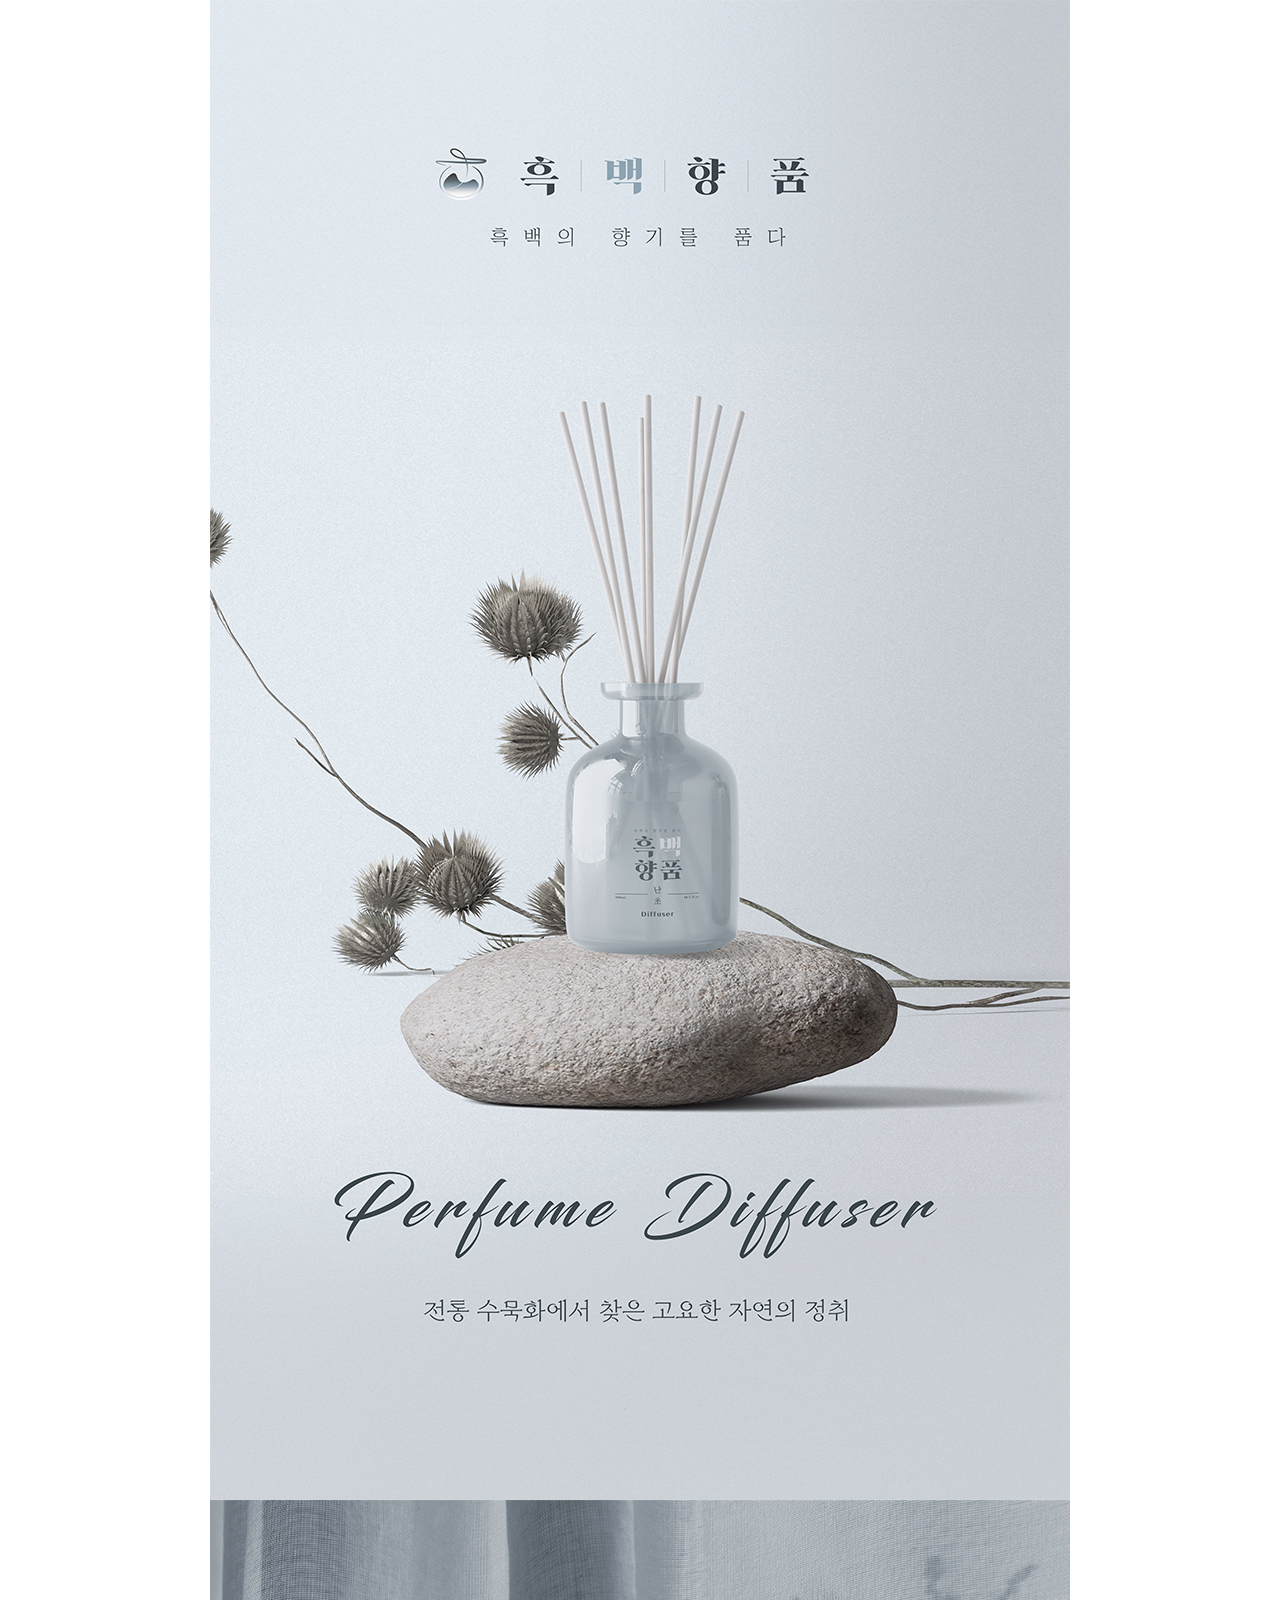
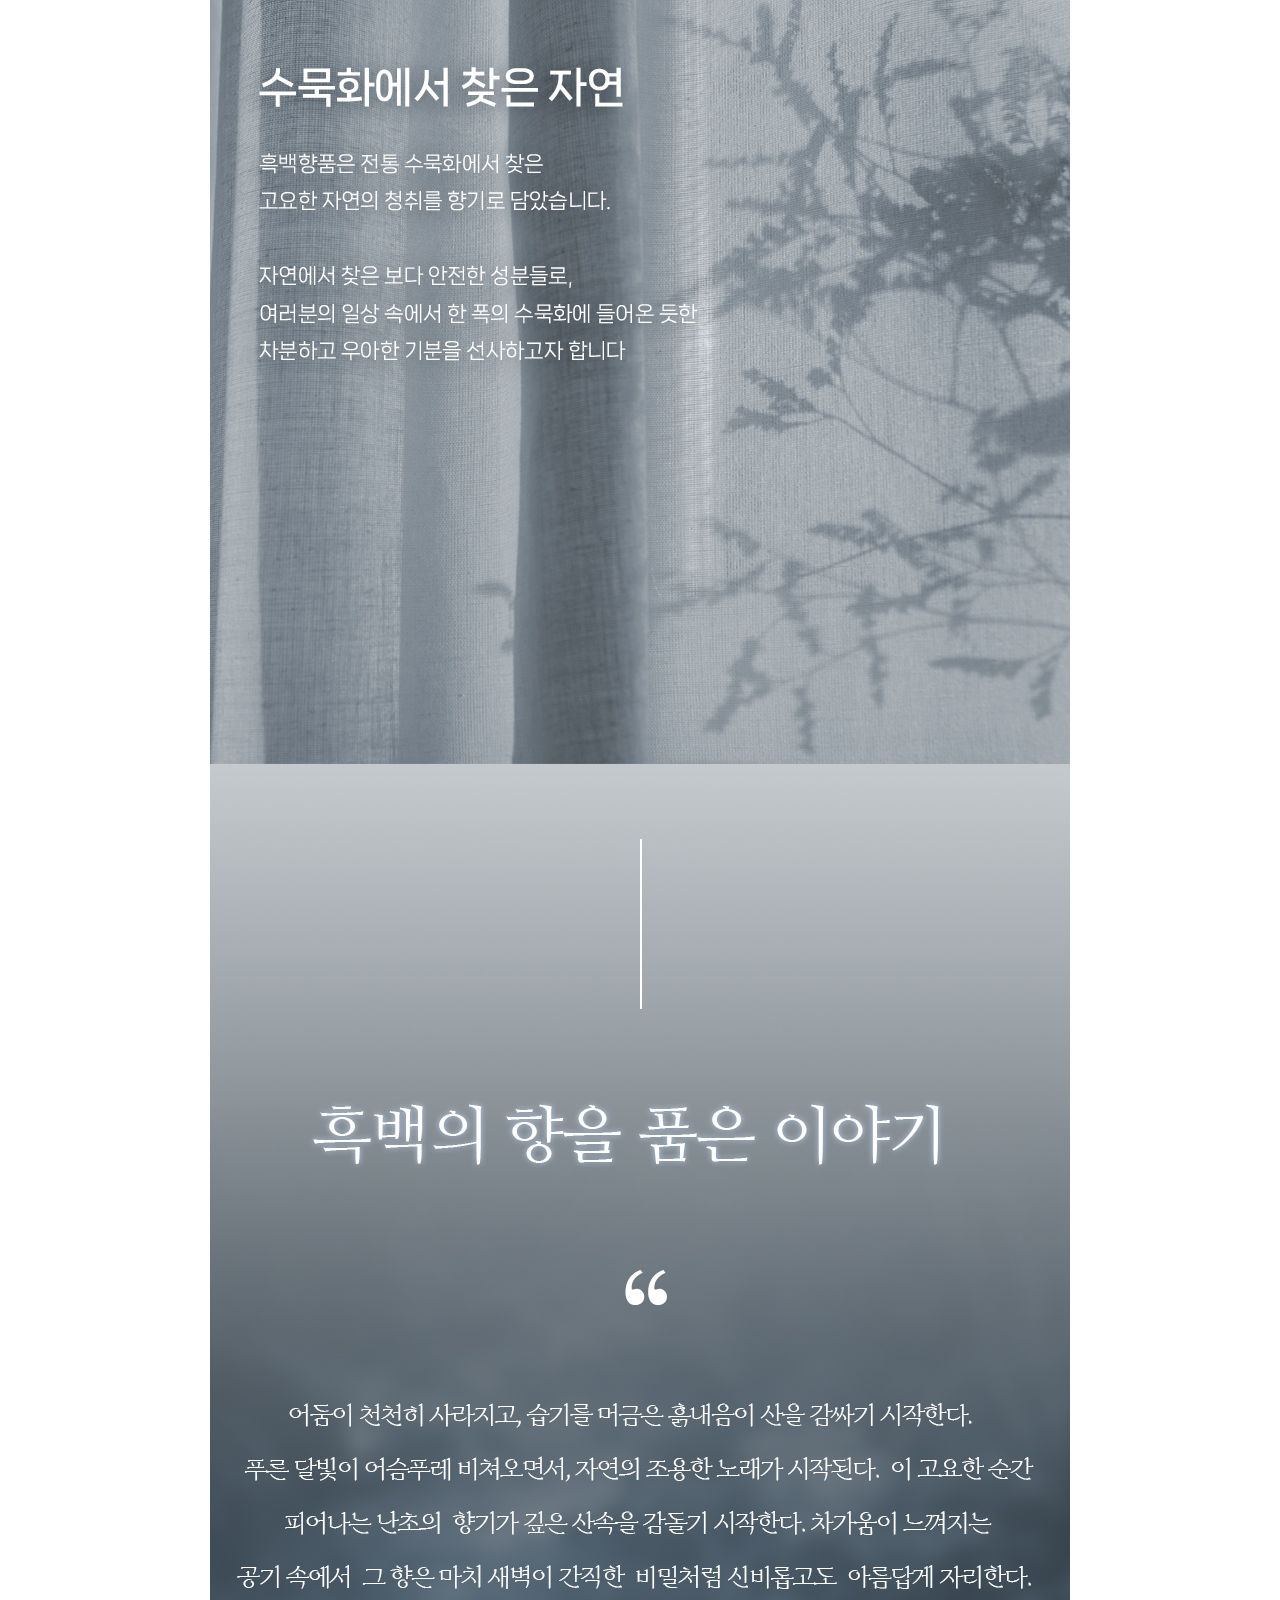
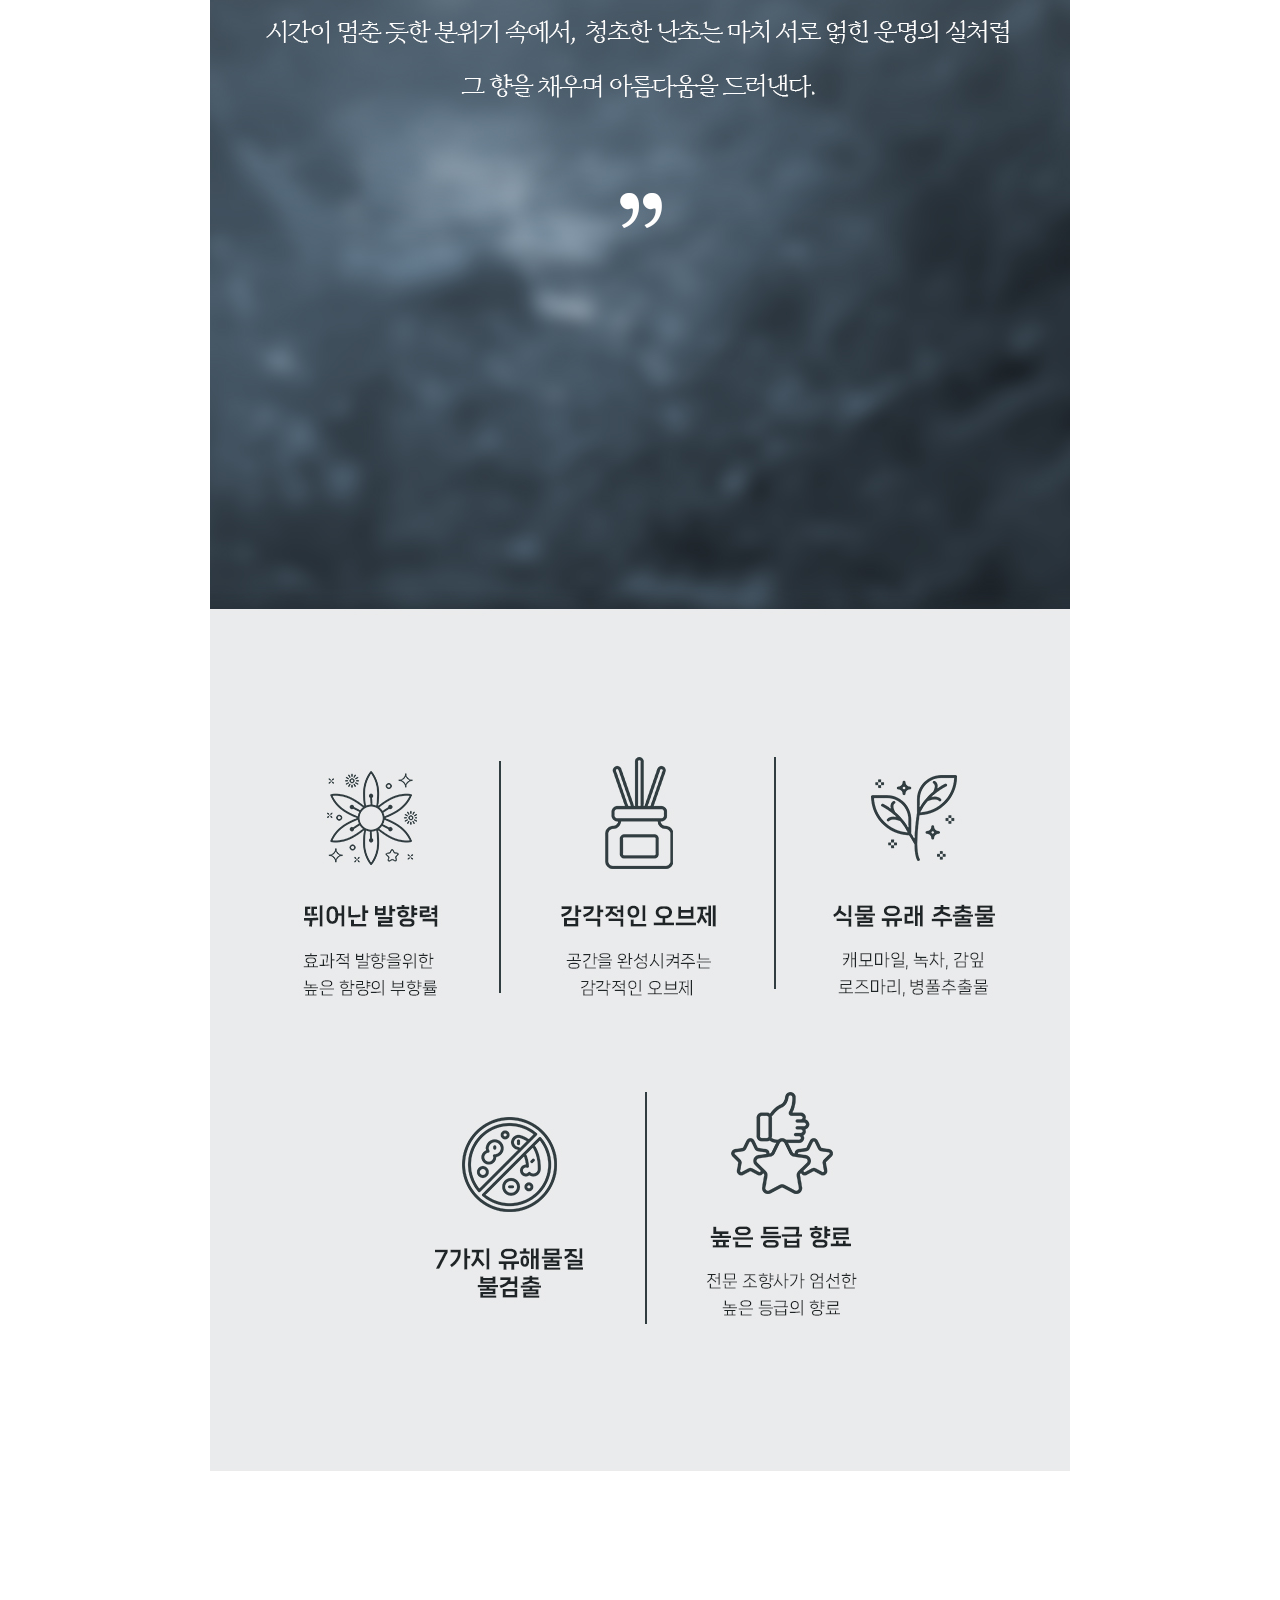
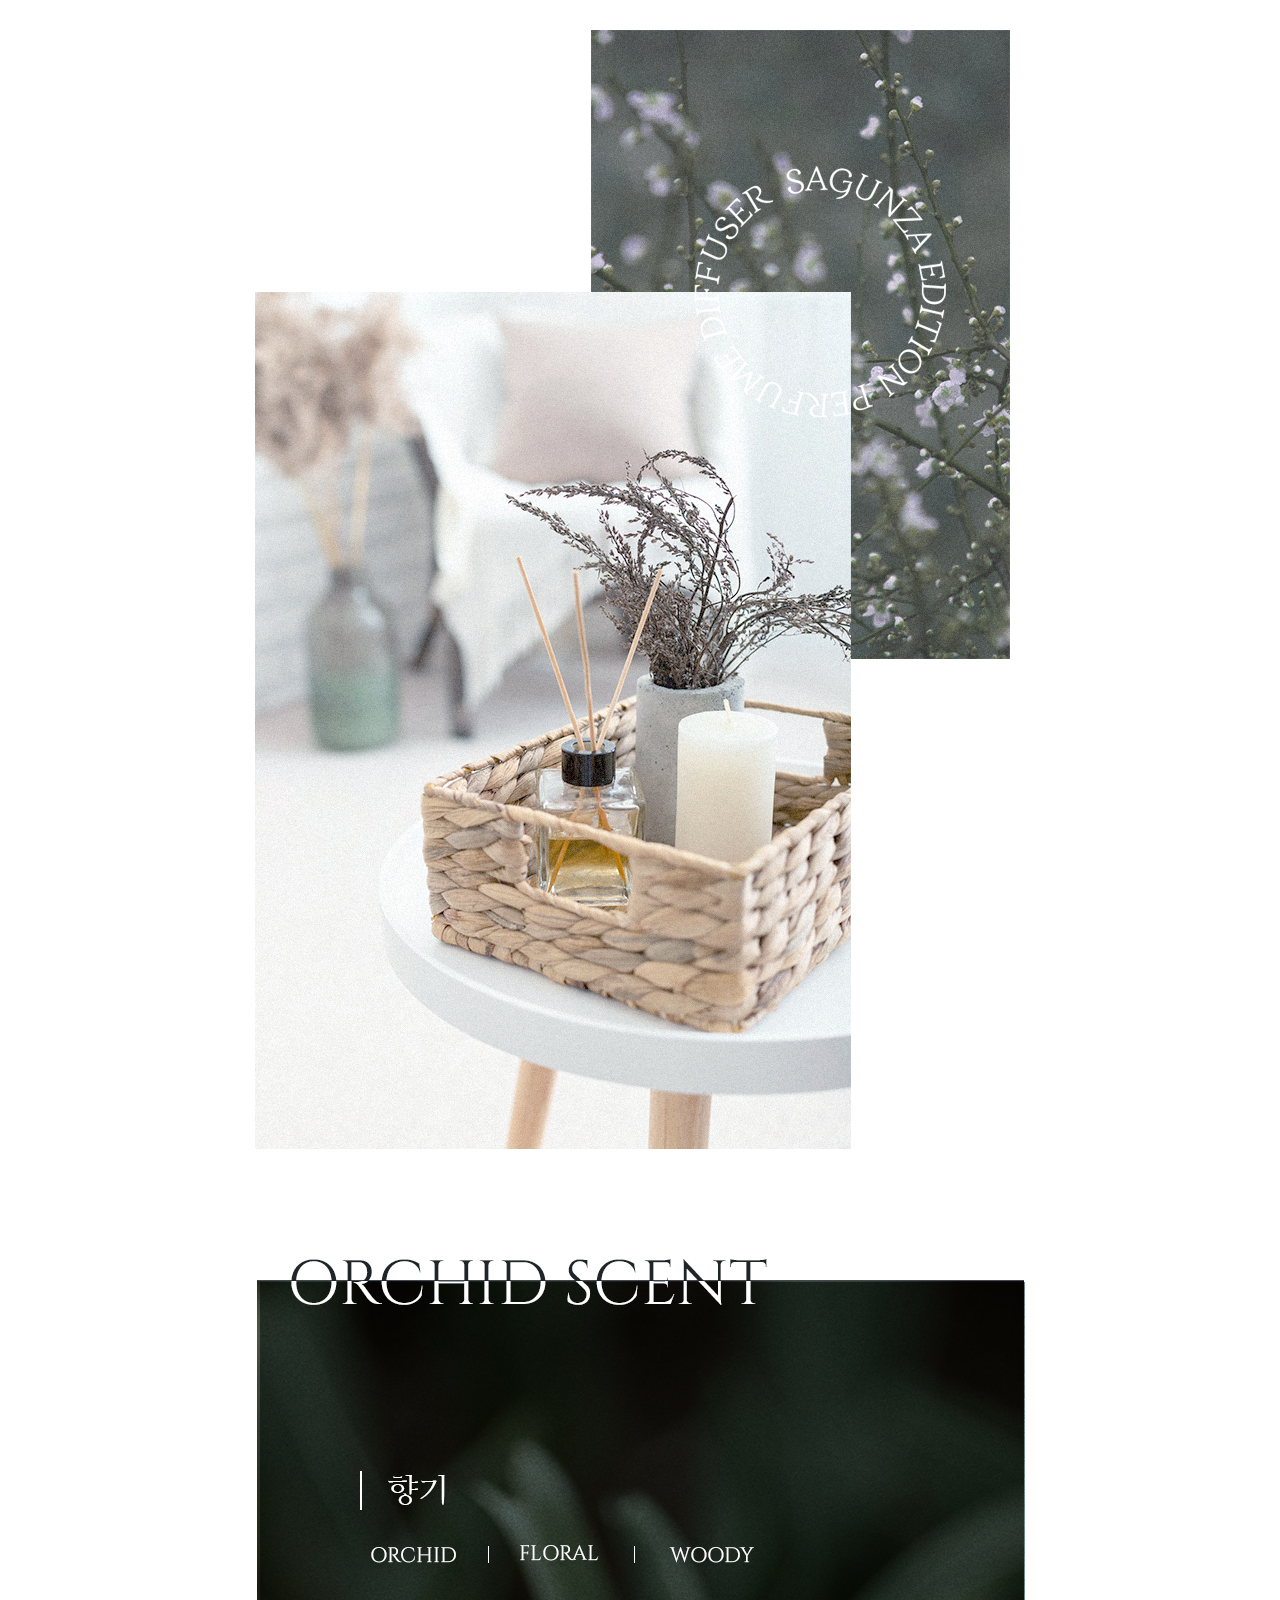
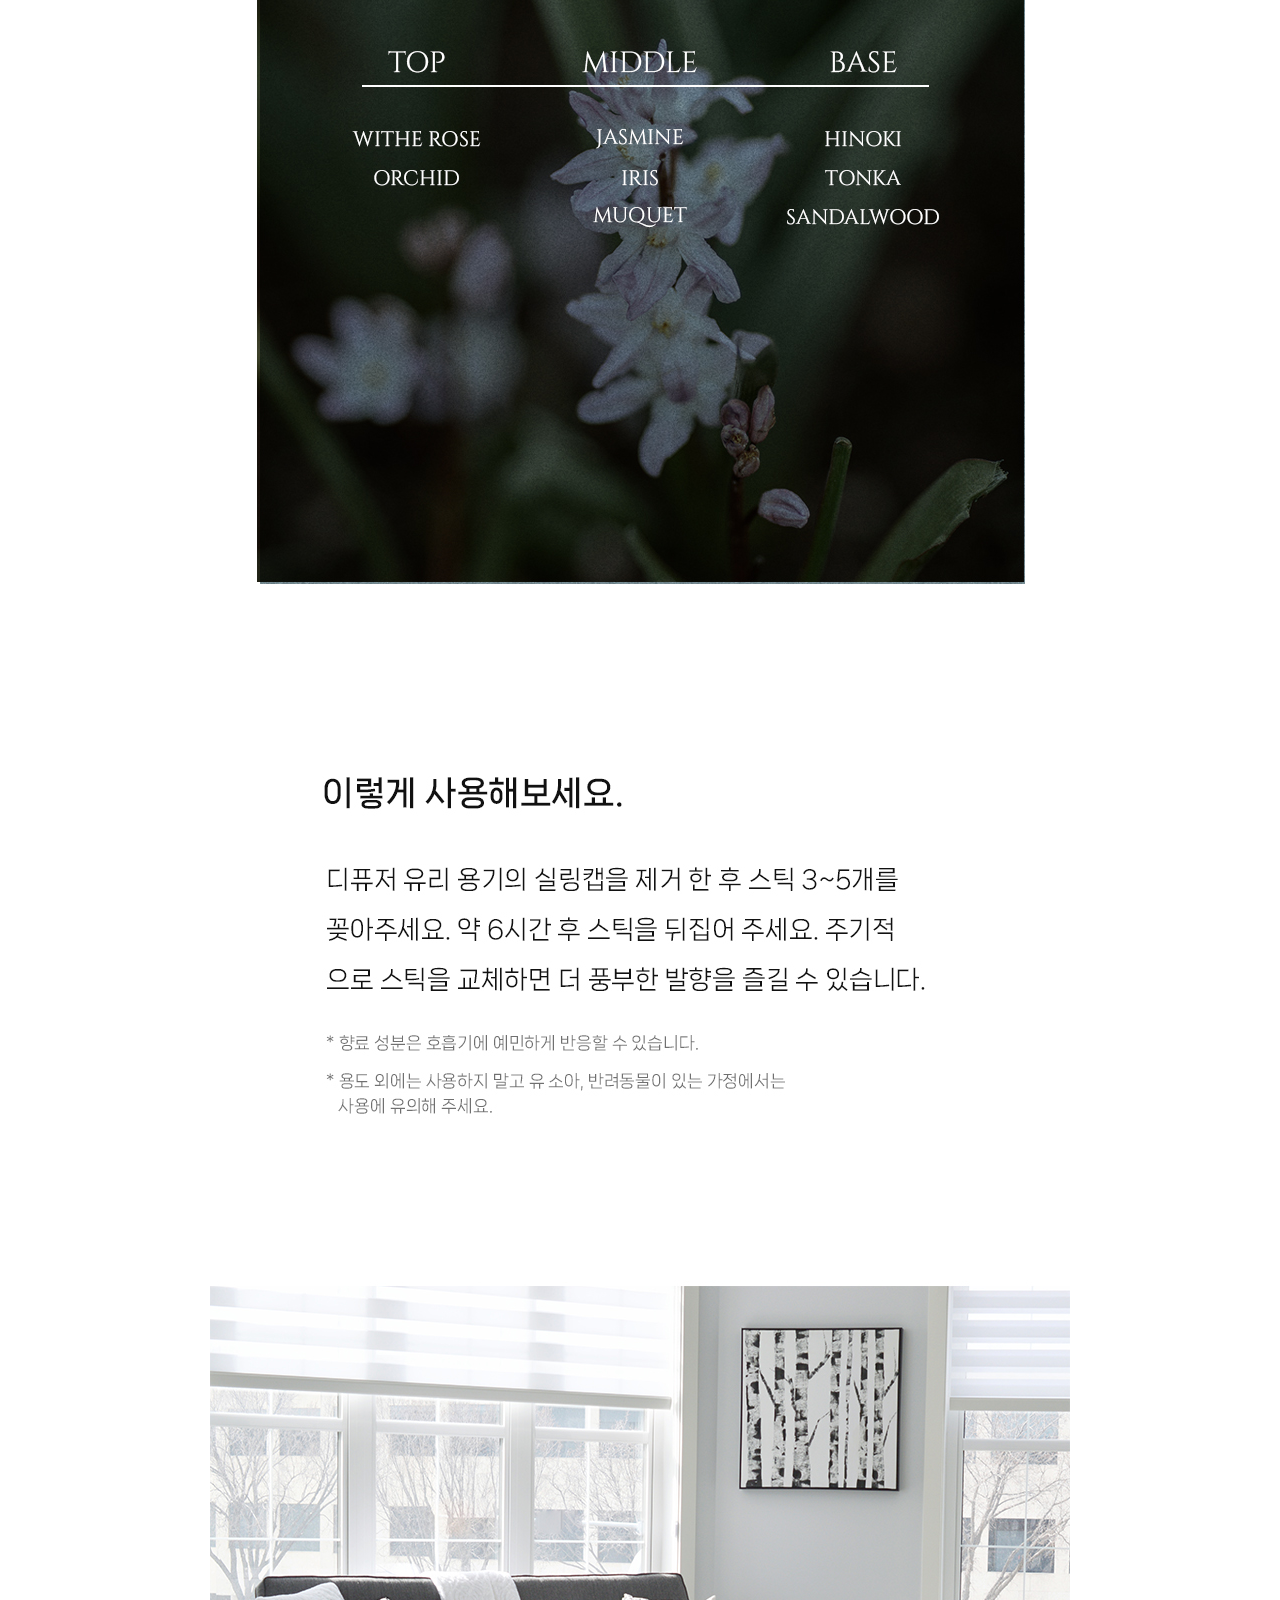
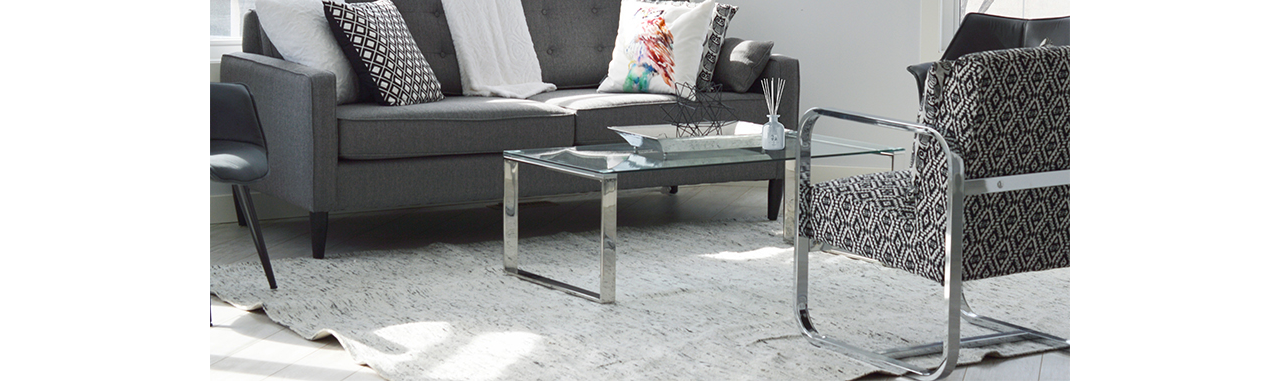
<file: detail.html>
<!DOCTYPE html>
<html lang="ko">
<head>
    <meta charset="UTF-8">
    <meta name="viewport" content="width=device-width, initial-scale=1.0">
    <title>디퓨저 상세페이지</title>
    
      <!-- 파비콘 -->
  <link rel="shortcut icon" href="./images/smile-top.png">
    <style>
        * {
    margin: 0;
    padding: 0;
}
        body{
            min-width: 860px;
            /* background: url(./images/bgimg.png)no-repeat;
            background-attachment: fixed;
            background-size: cover; */
        }
        .main{
            width: 860px;
            margin: auto;
        }
        img{
            display: block;
        }
        /* ---------------------------------------------- /*
 * Scroll to top
/* ---------------------------------------------- */

.scroll-up {
    position: fixed;
    display: none;
    z-index: 999;
    bottom: 1.8em;
    right: 1.8em;
}

.scroll-up a {
    background-color: #1958dc;
    display: block;
    width: 28px;
    height: 28px;
    text-align: center;
    color: #fff;
    font-size: 14px;
    line-height: 28px;
}

.scroll-up a:hover,
.scroll-up a:active {
    background-color: rgba(235, 235, 235, .8);
    color: #222;
}
    </style>
</head>


<body>
    <div class="main">
        <img src="./images/blog/detail.jpg" alt="">
    </div>



<!-- 제이쿼리 -->

</body>
</html>
</file>
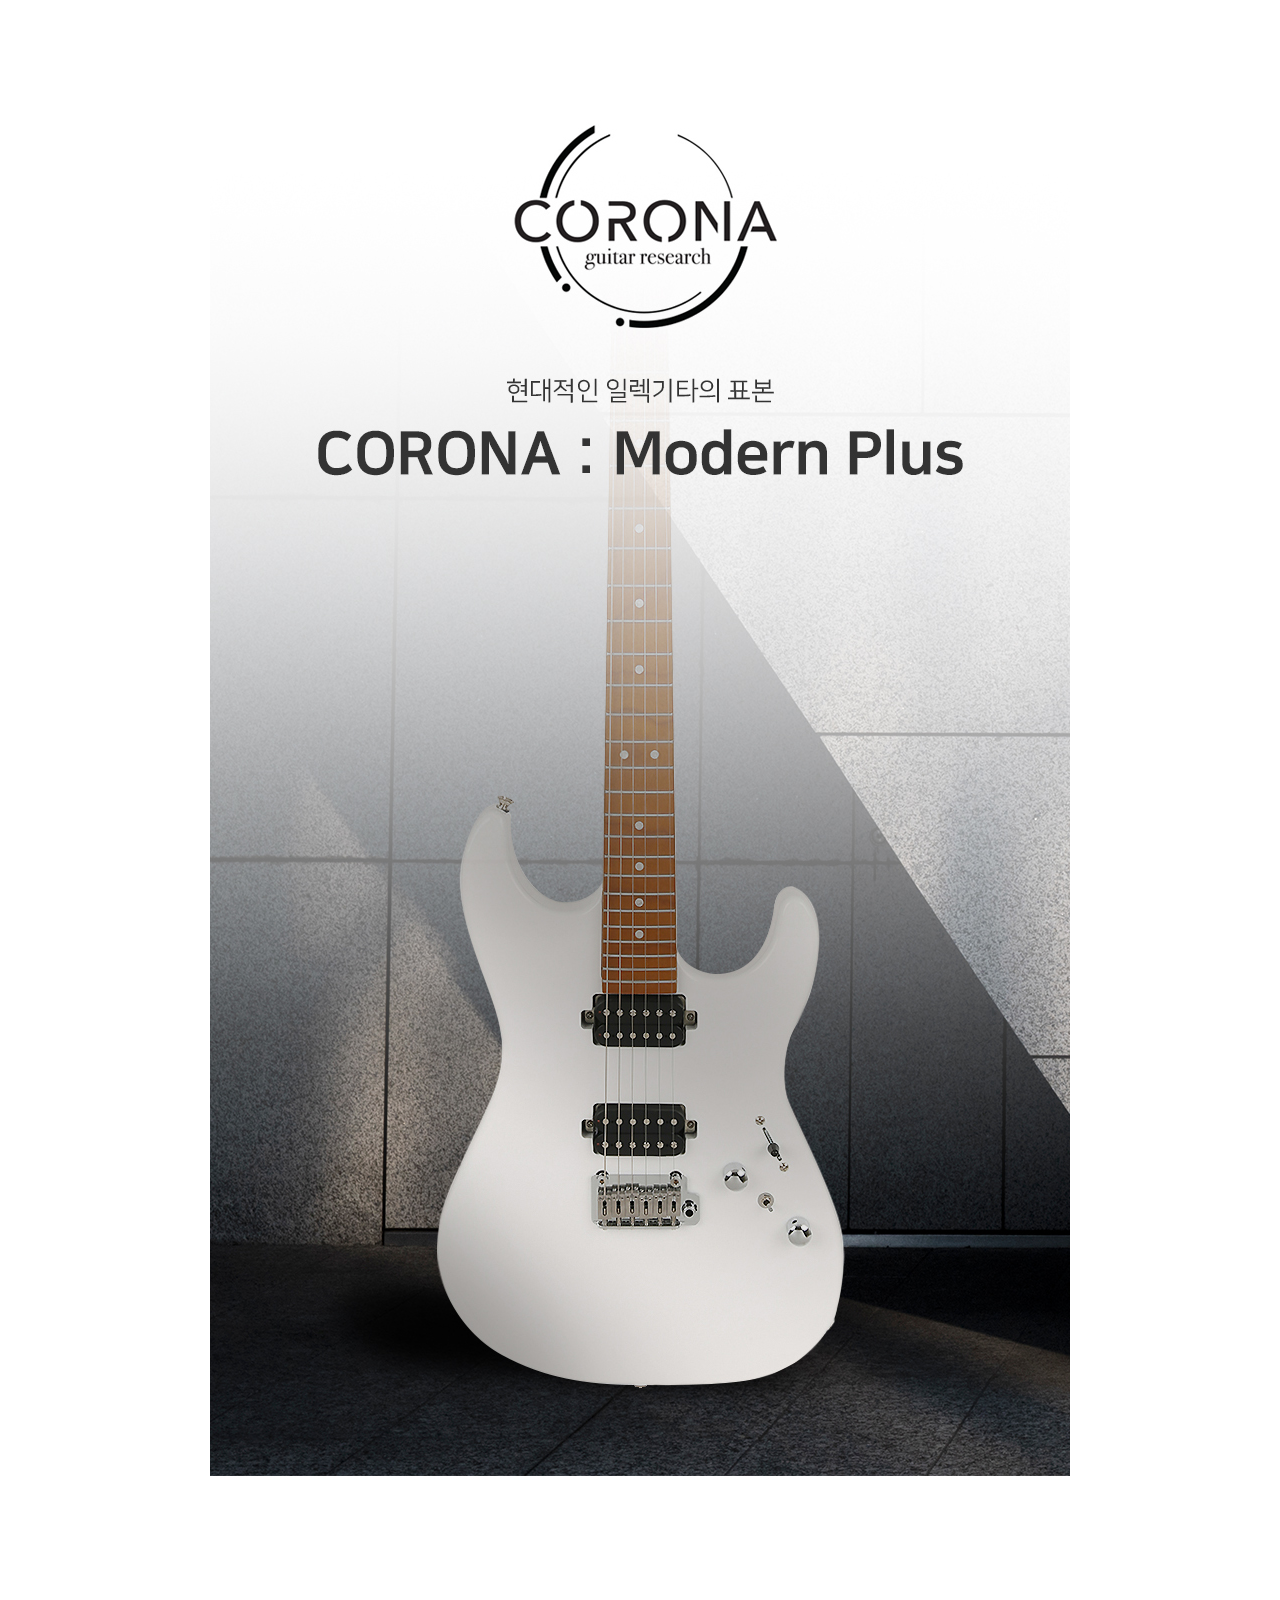
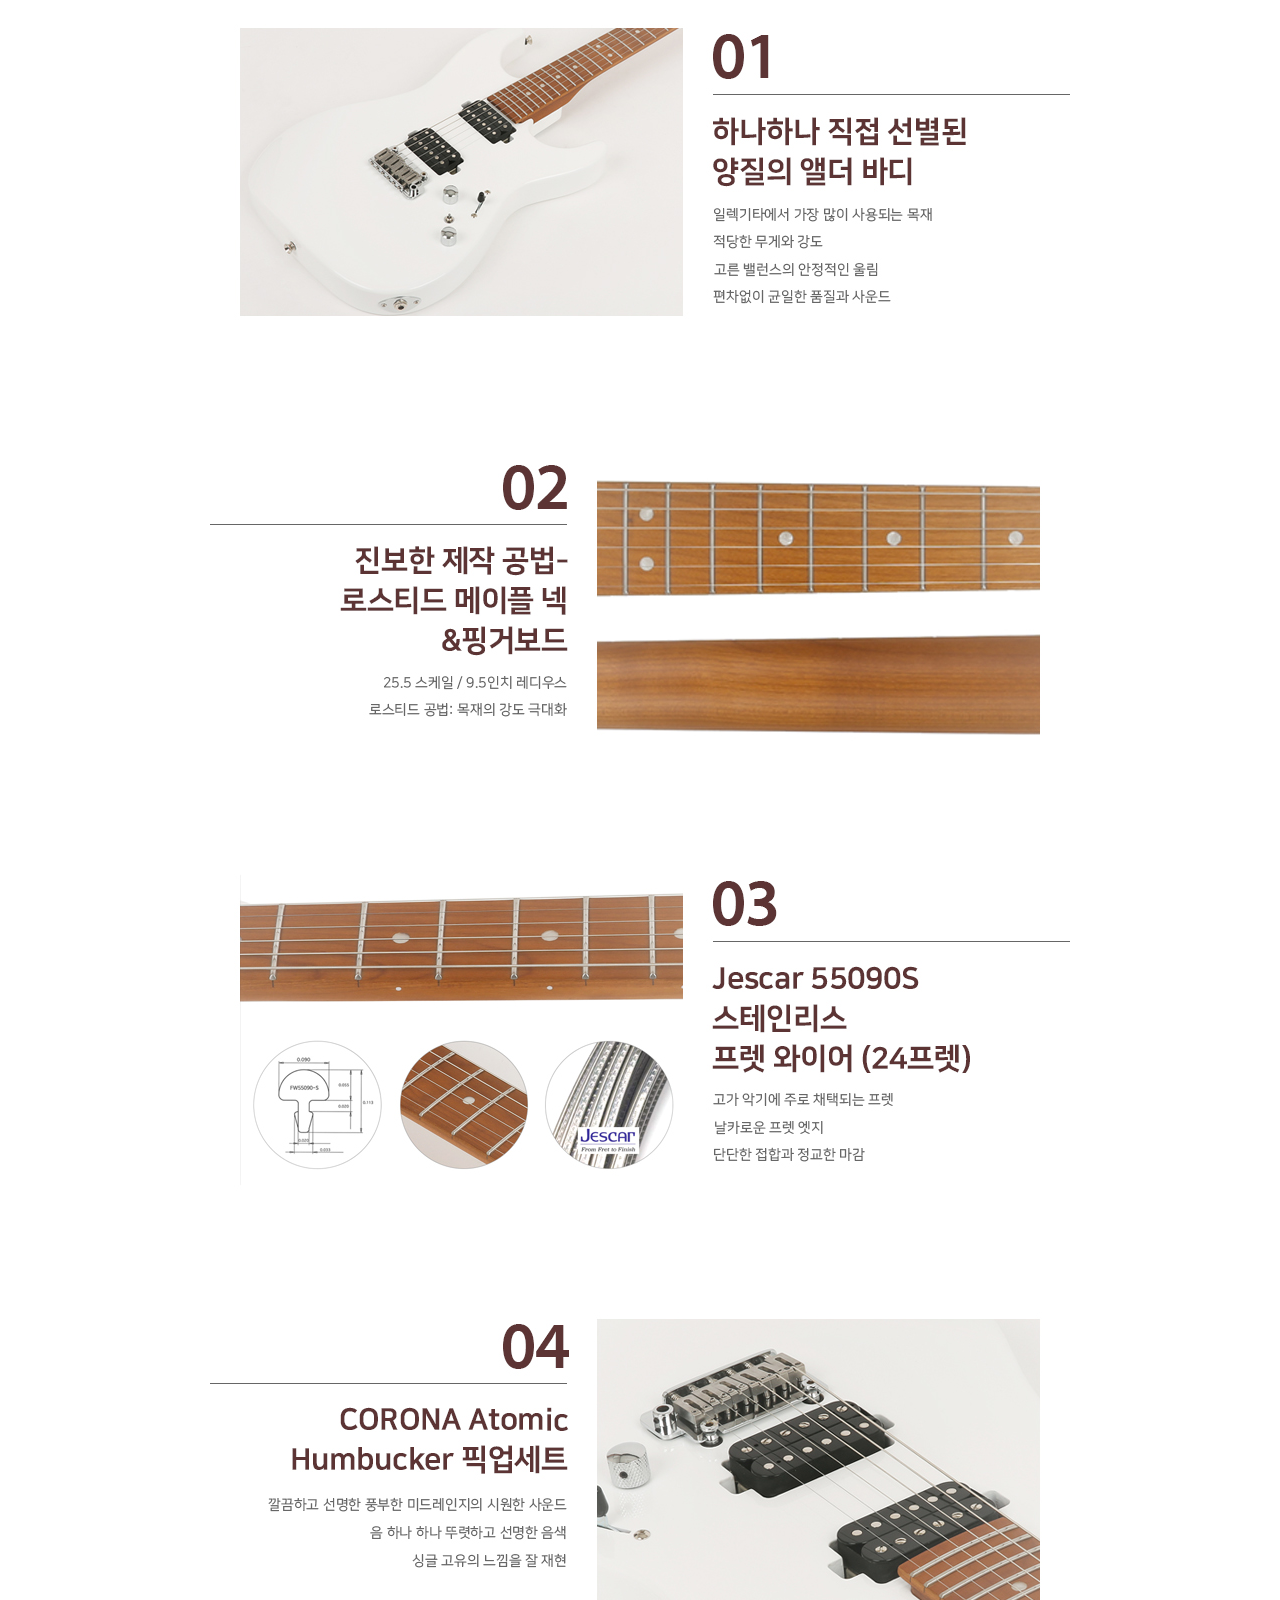
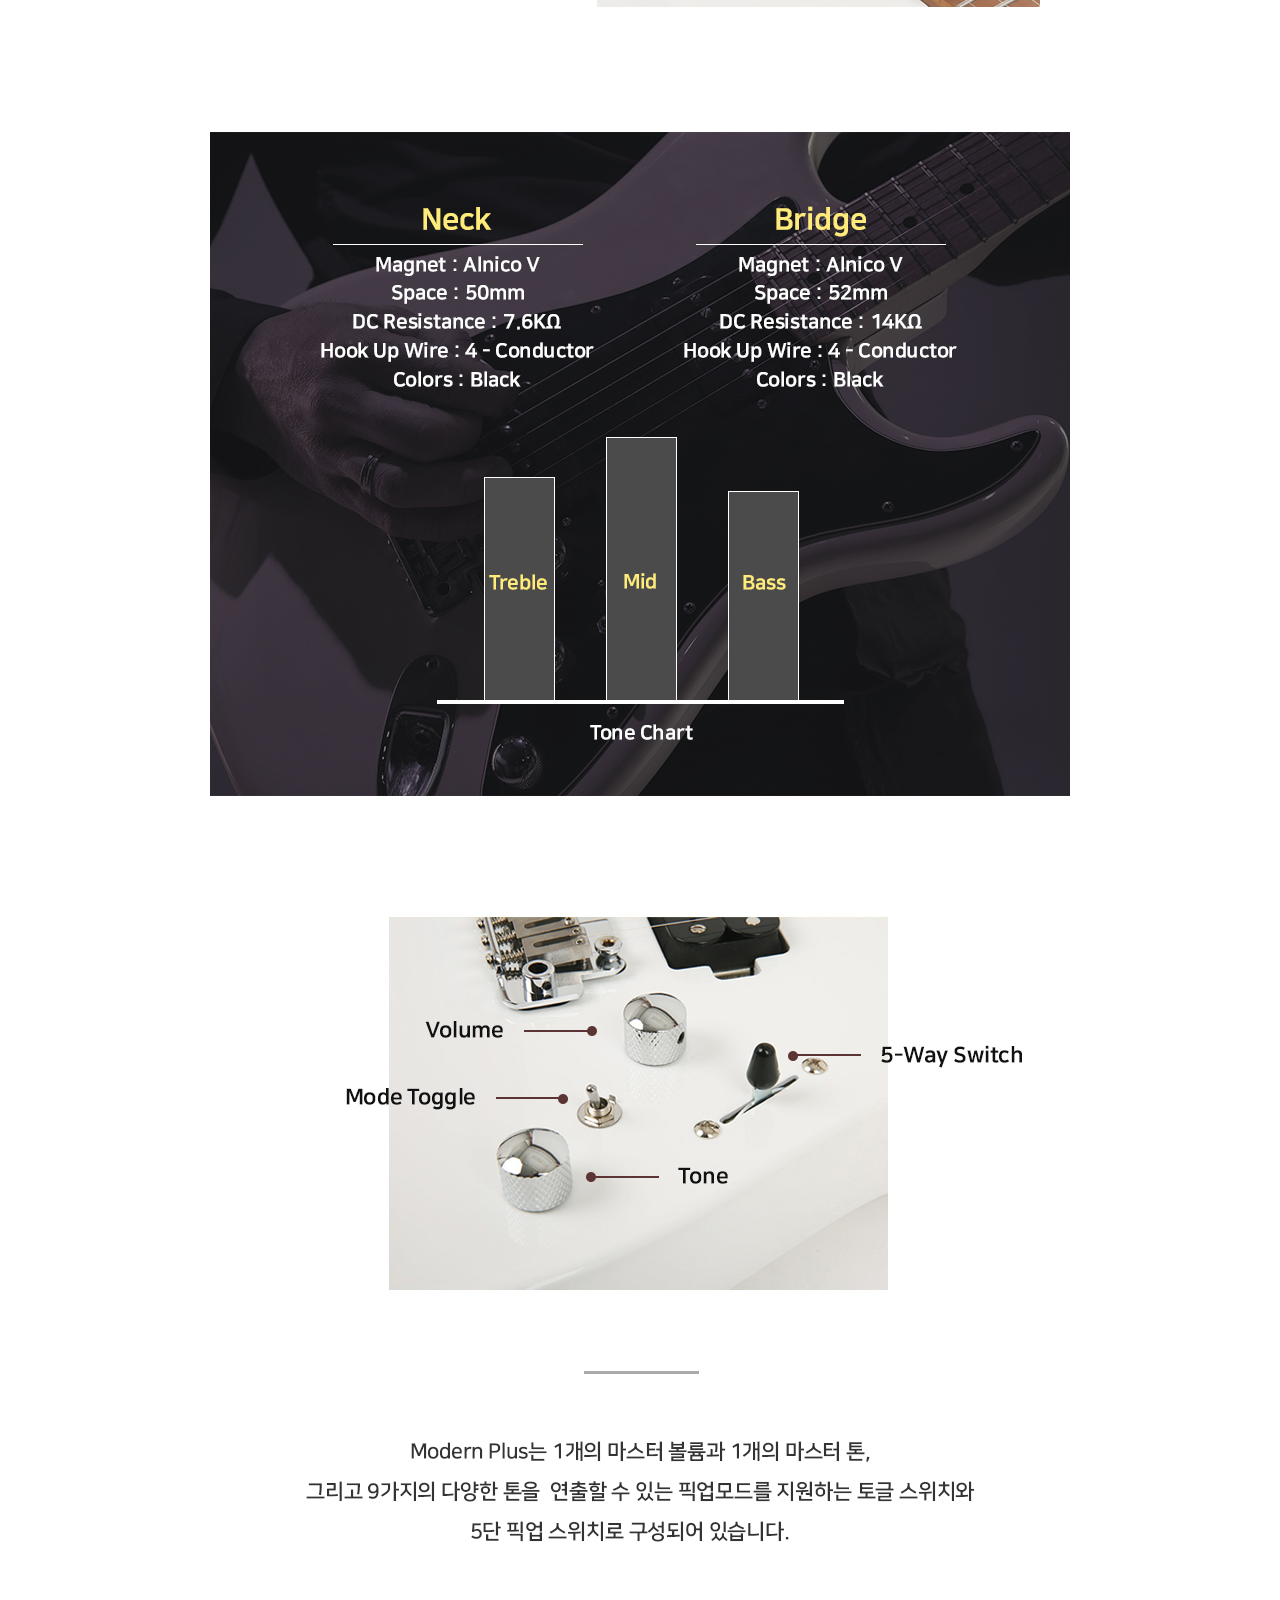
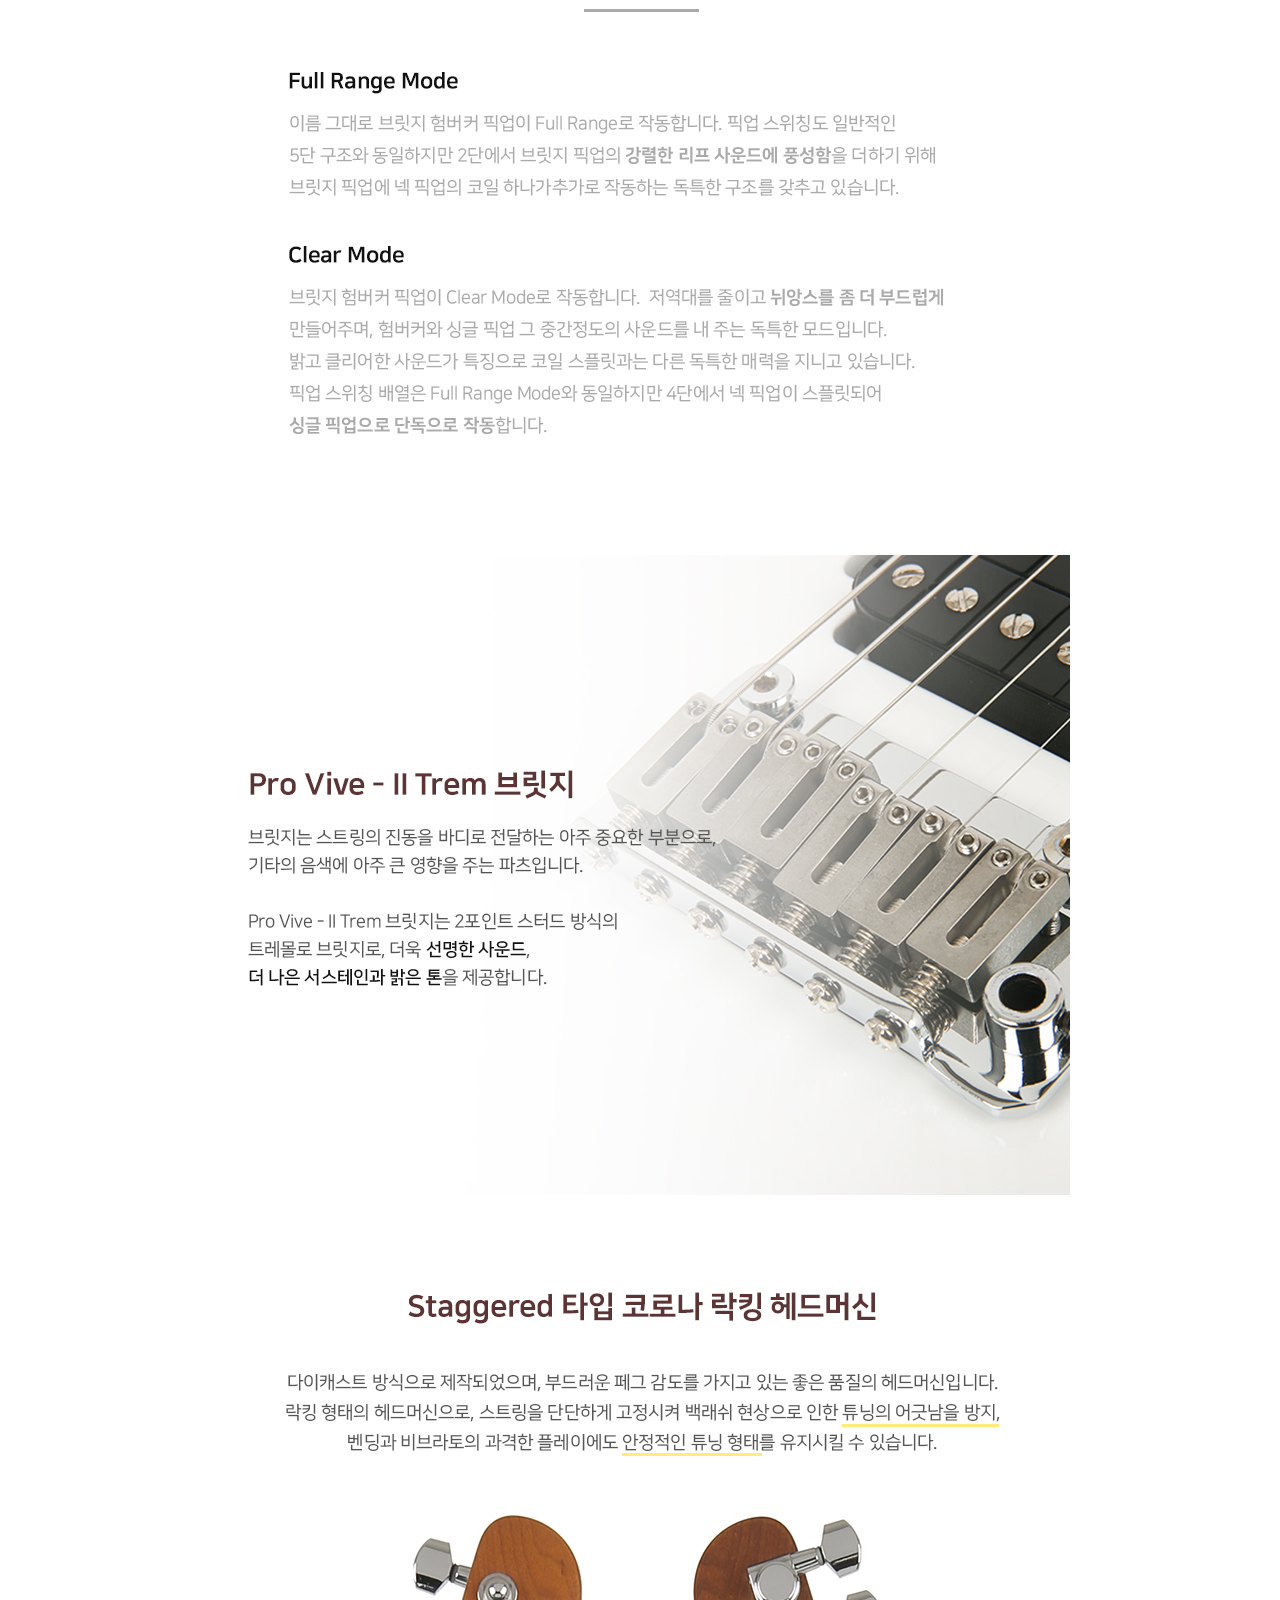
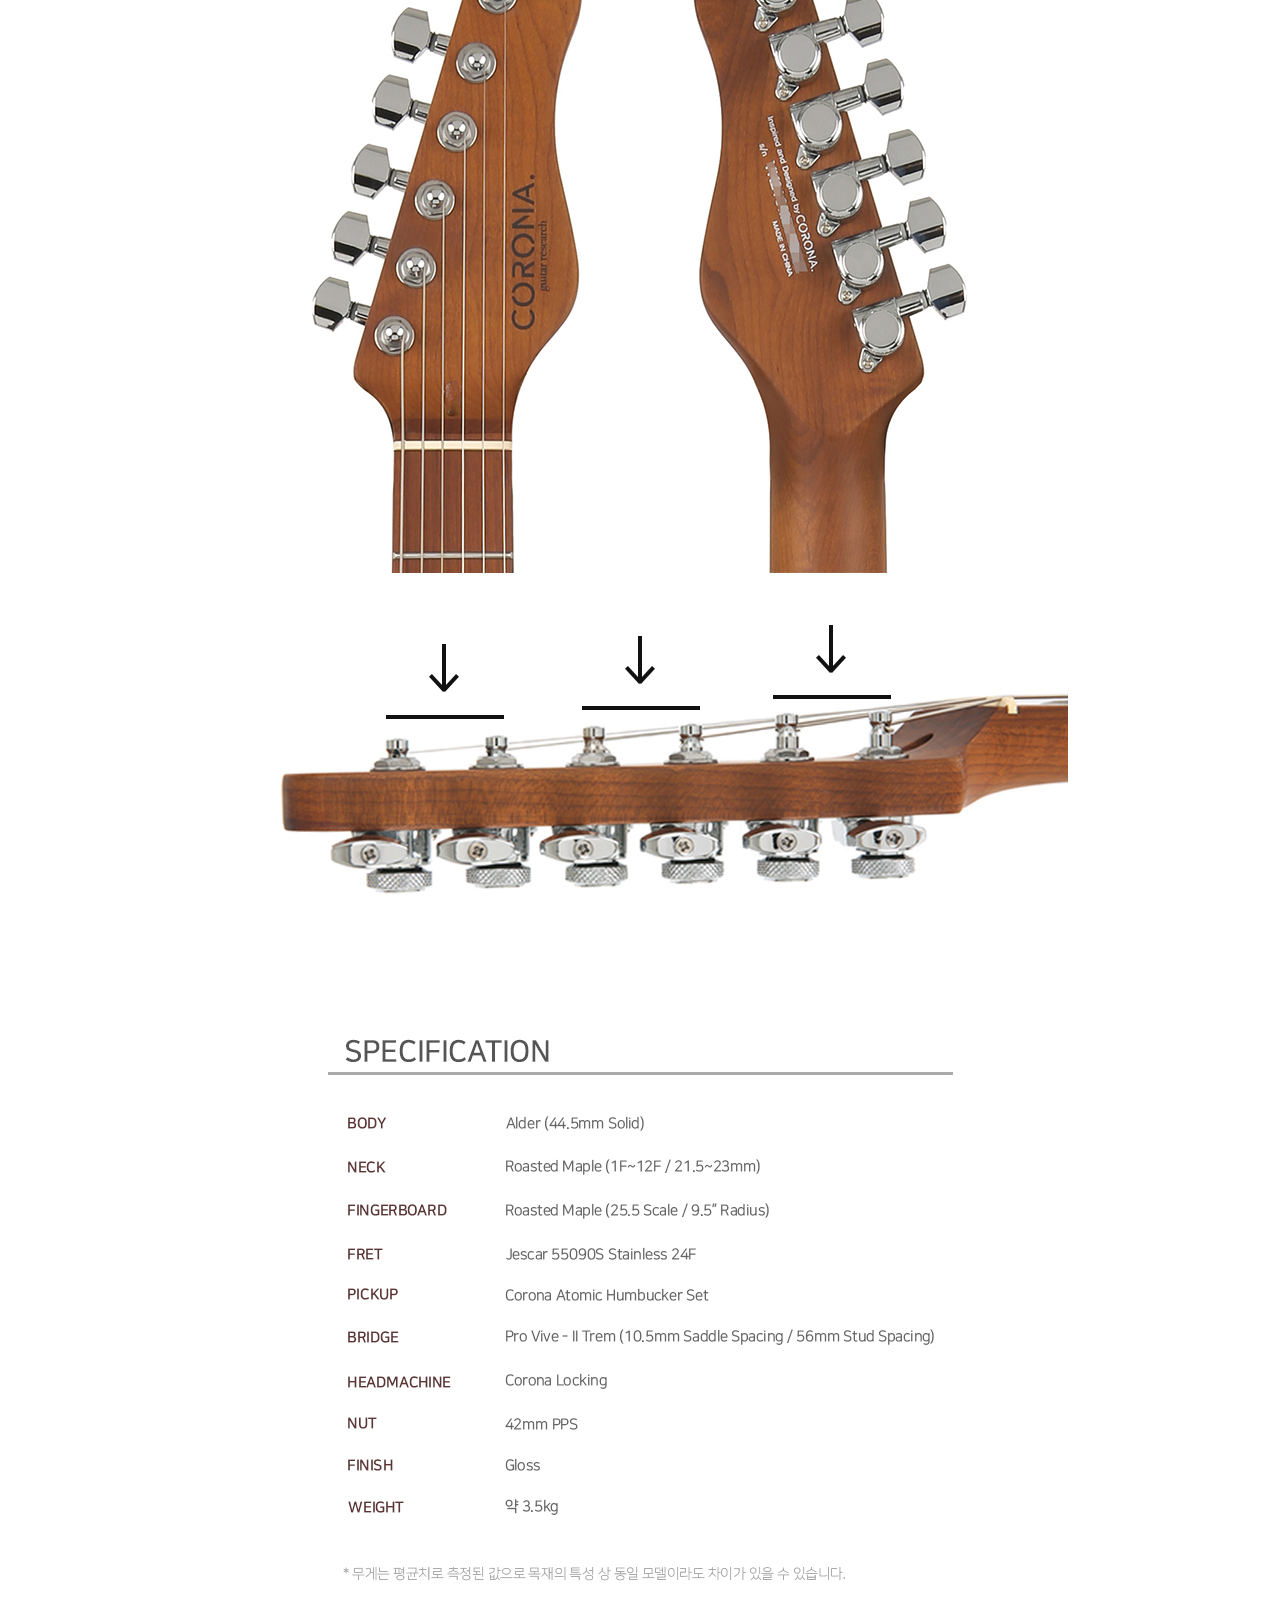
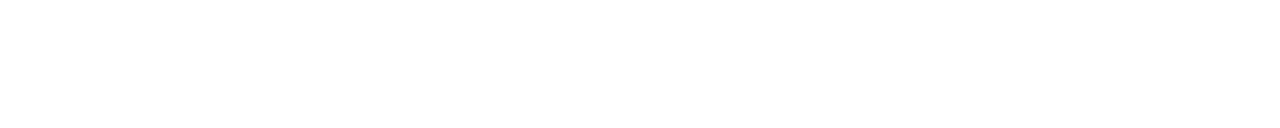
<file: guitarguide.html>
<!DOCTYPE html>
<html lang="ko">
<head>
    <meta charset="UTF-8">
    <meta name="viewport" content="width=device-width, initial-scale=1.0">
    <title>CORONA GUITAR 상세페이지</title>
    
      <!-- 파비콘 -->
  <link rel="shortcut icon" href="./images/smile-top.png">
    <style>
        * {
    margin: 0;
    padding: 0;
}
        body{
            min-width: 860px;
            /* background: url(./images/bgimg.png)no-repeat;
            background-attachment: fixed;
            background-size: cover; */
        }
        .main{
            width: 860px;
            margin: auto;
        }
        img{
            display: block;
        }
        /* ---------------------------------------------- /*
 * Scroll to top
/* ---------------------------------------------- */

.scroll-up {
    position: fixed;
    display: none;
    z-index: 999;
    bottom: 1.8em;
    right: 1.8em;
}

.scroll-up a {
    background-color: #1958dc;
    display: block;
    width: 28px;
    height: 28px;
    text-align: center;
    color: #fff;
    font-size: 14px;
    line-height: 28px;
}

.scroll-up a:hover,
.scroll-up a:active {
    background-color: rgba(235, 235, 235, .8);
    color: #222;
}
    </style>
</head>


<body>
    <div class="main">
        <img src="./images/blog/guitar.jpg" alt="">
    </div>



<!-- 제이쿼리 -->

</body>
</html>
</file>
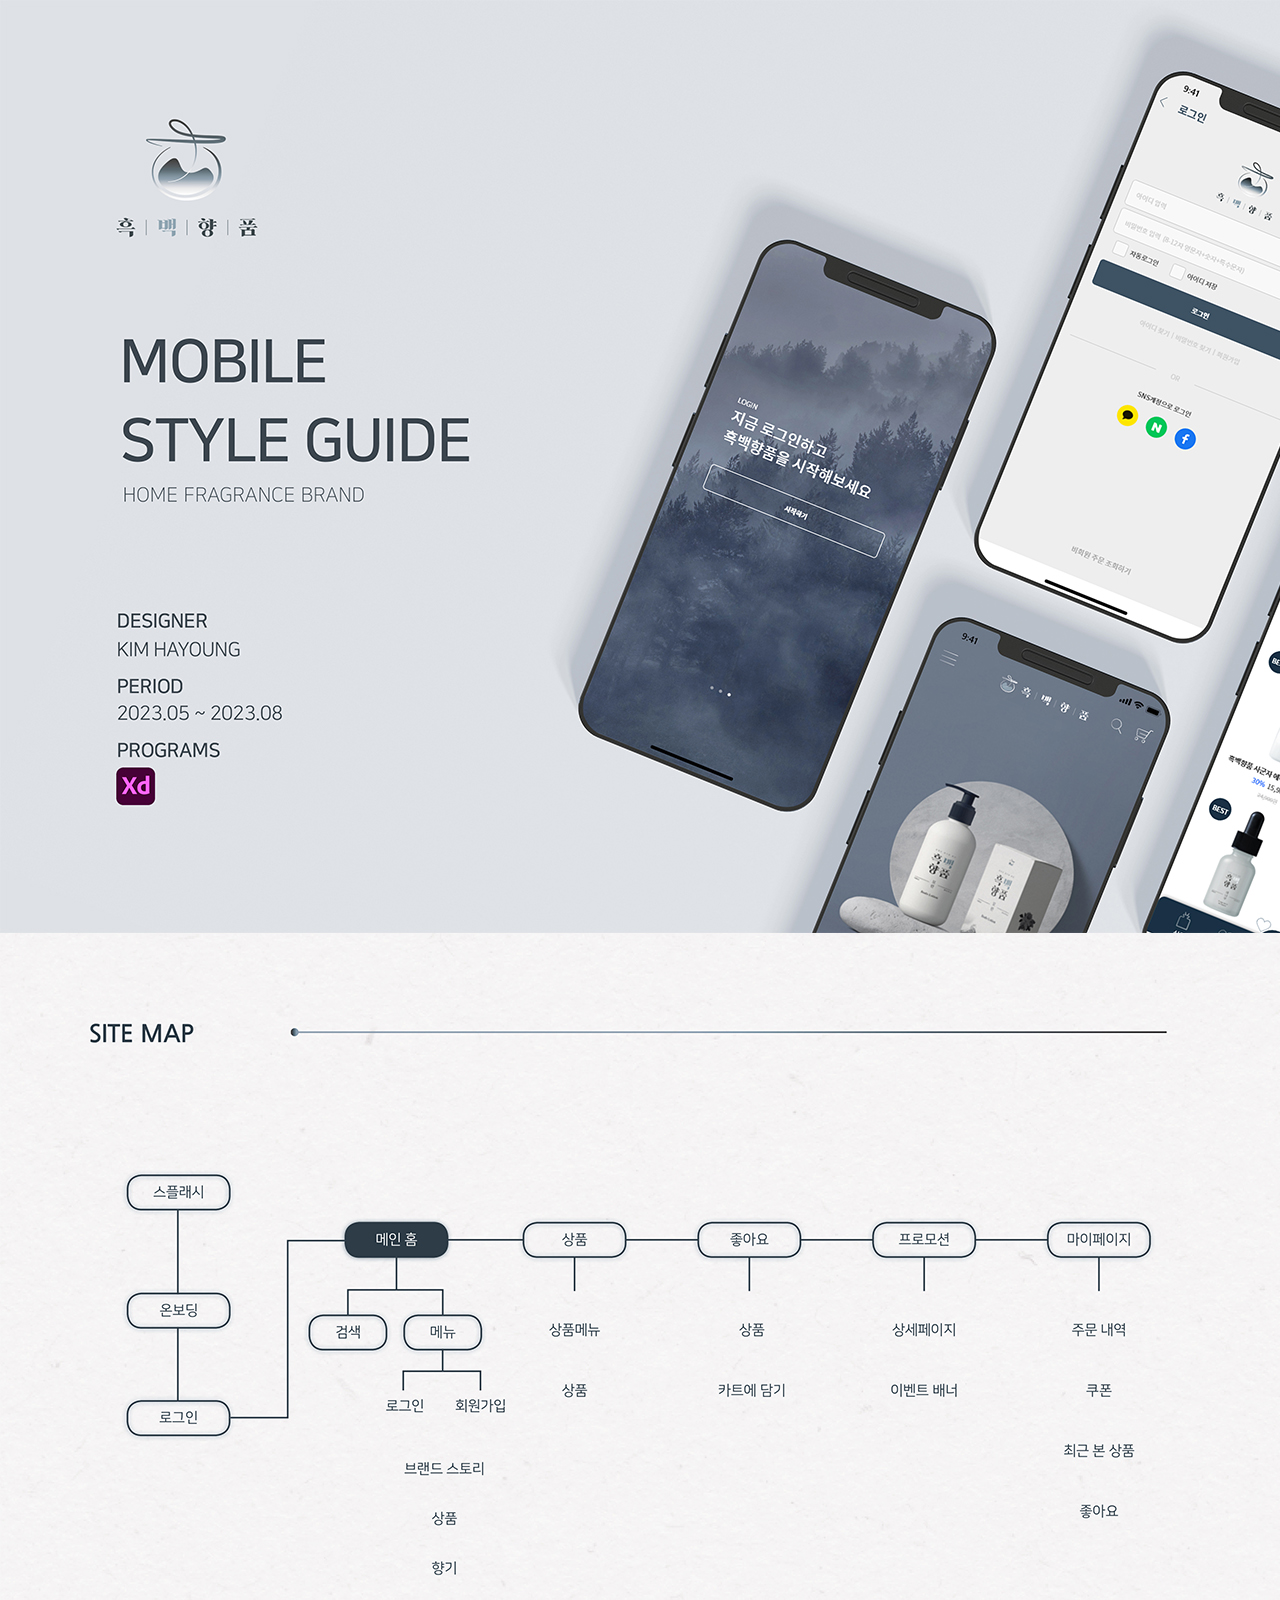
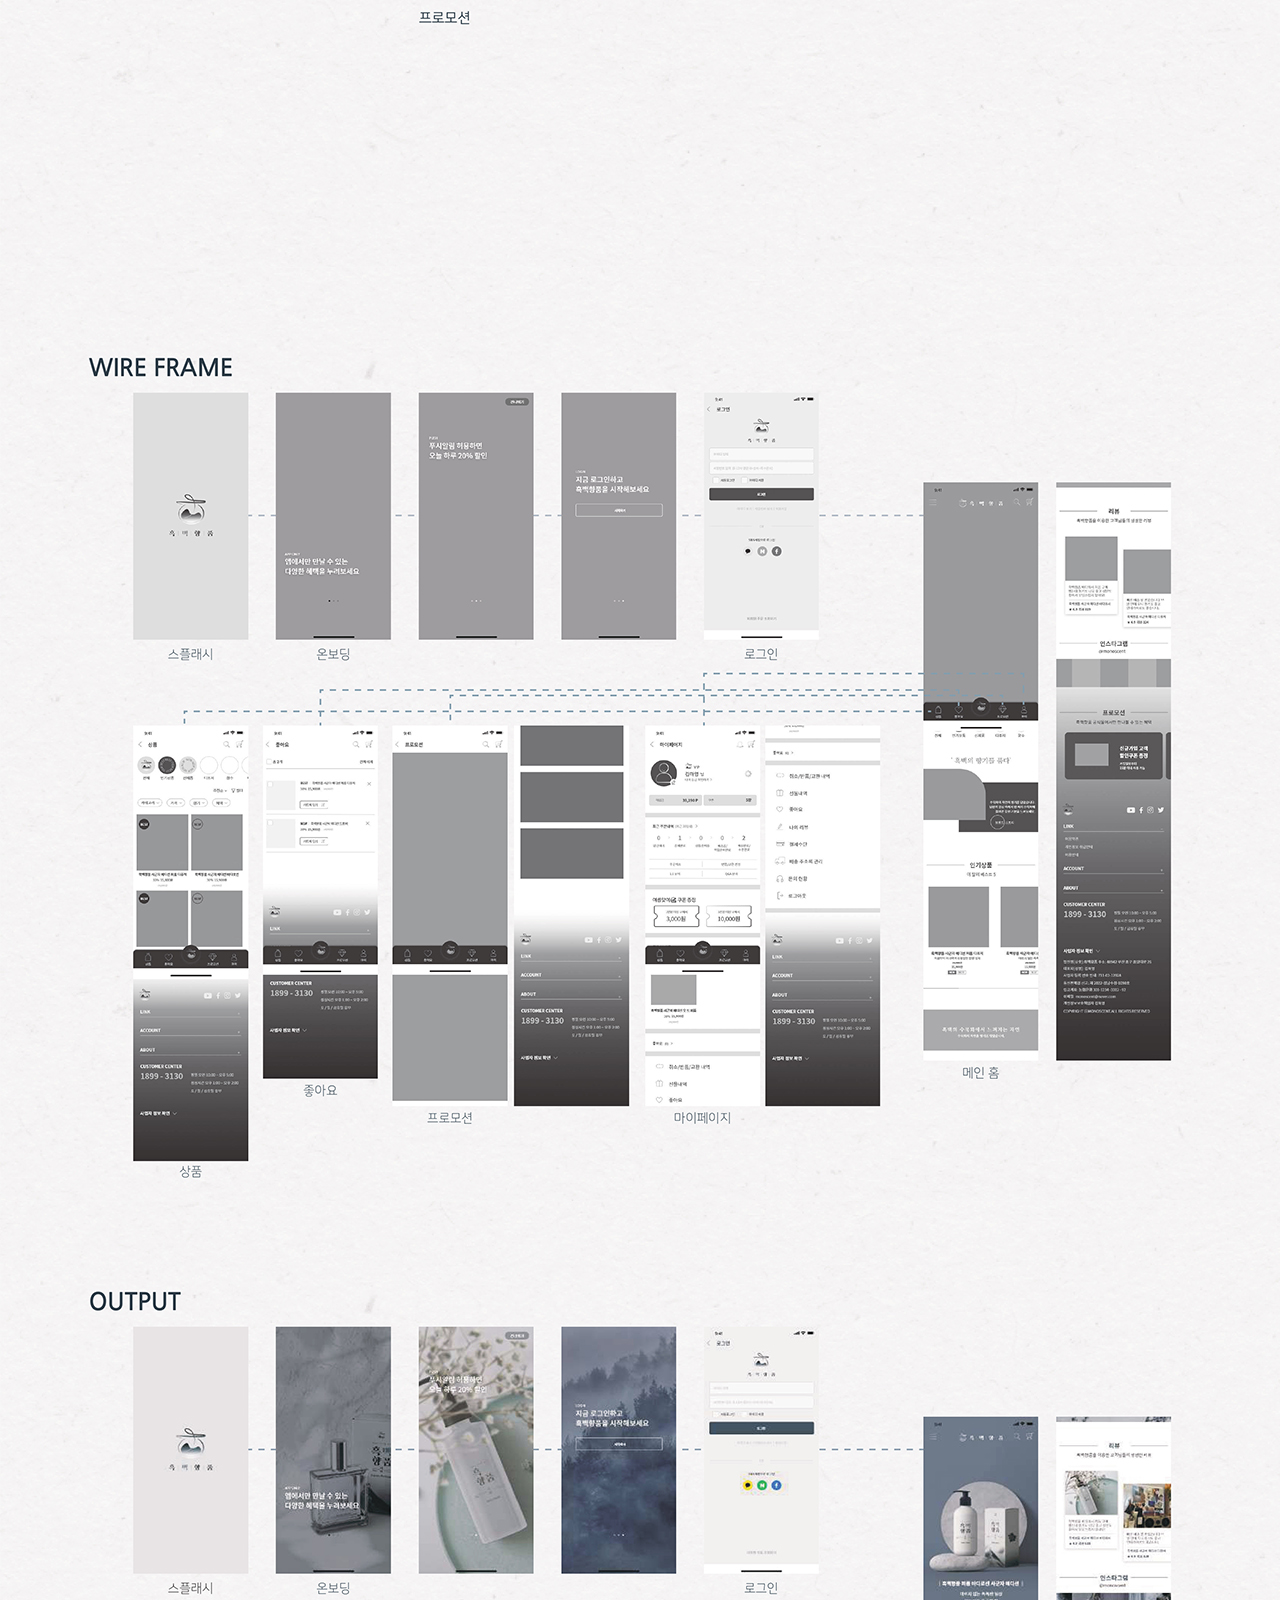
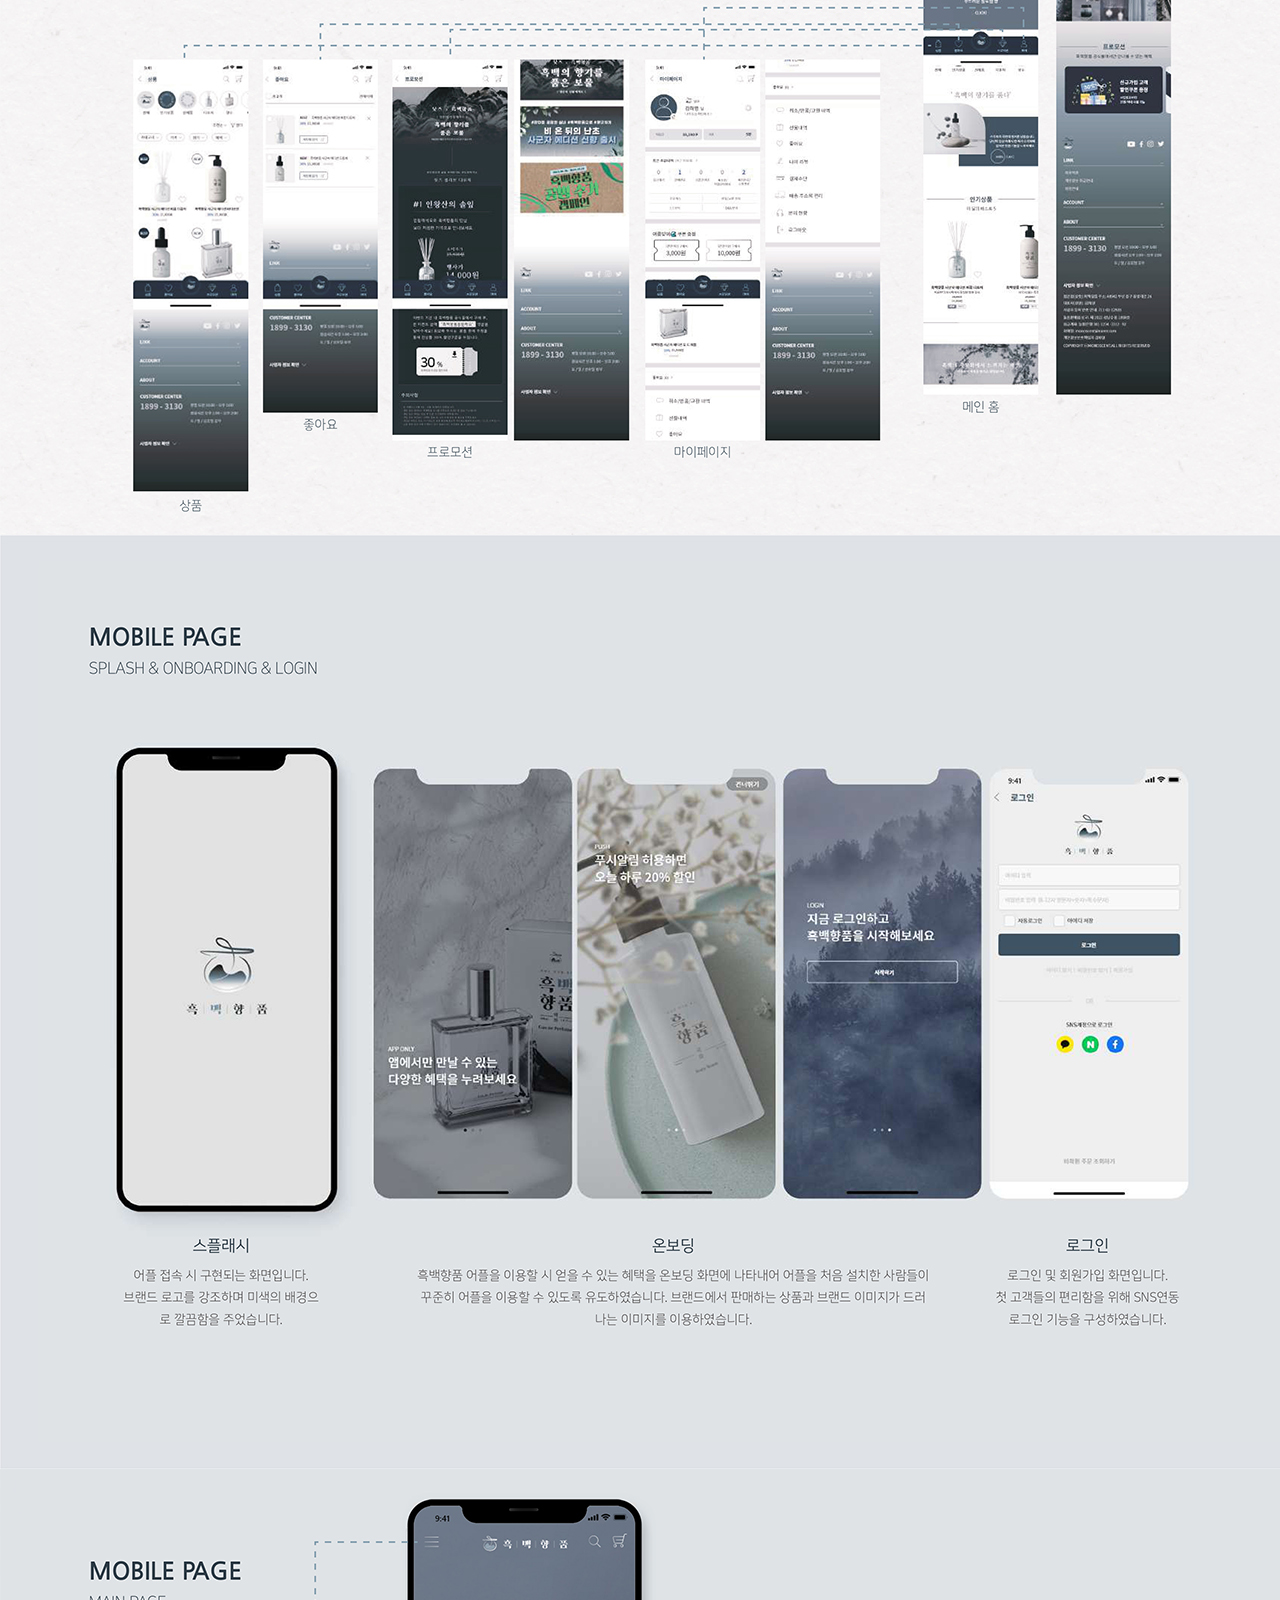
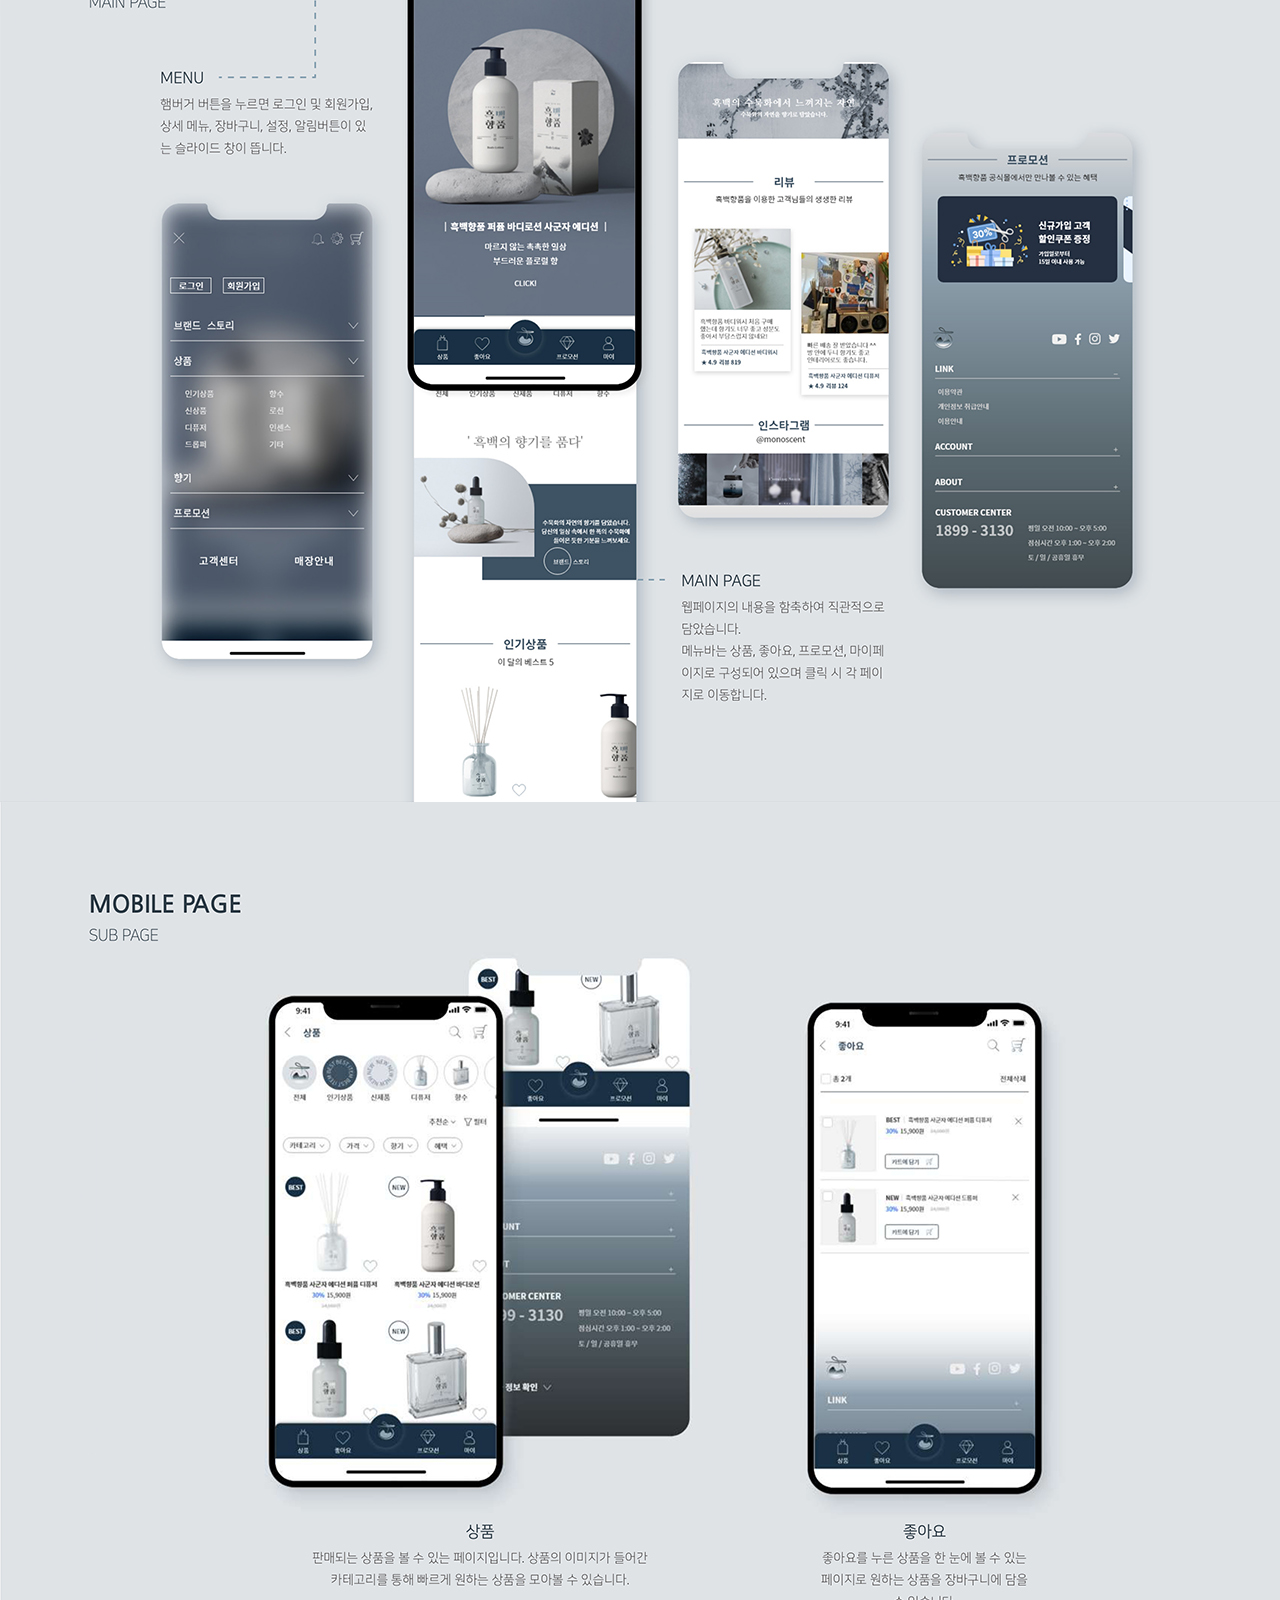
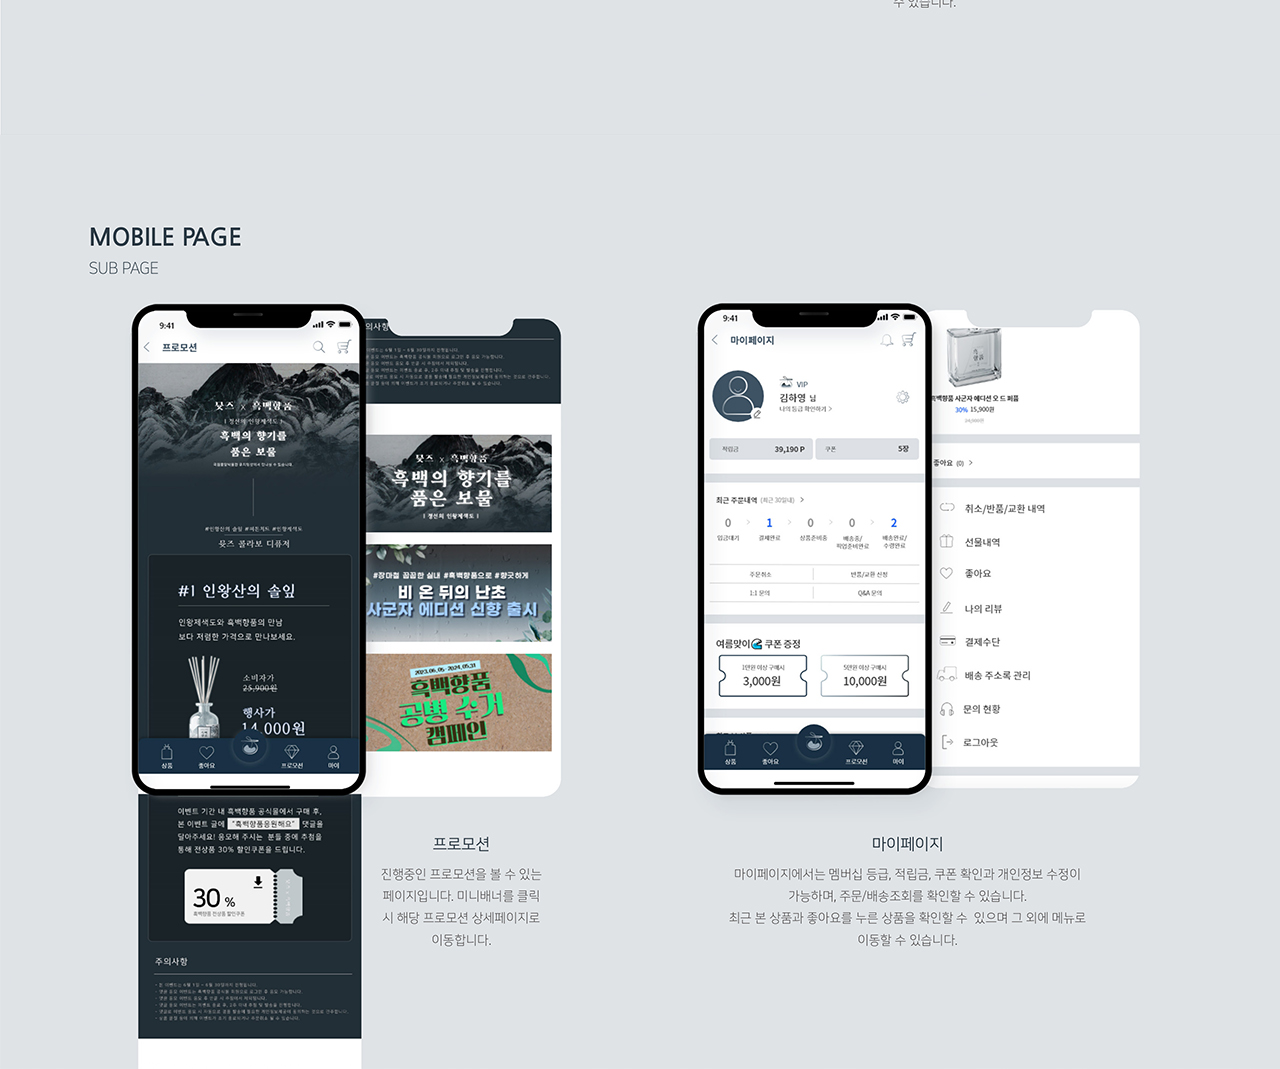
<file: mobileguide.html>
<!DOCTYPE html>
<html lang="ko">
<head>
    <meta charset="UTF-8">
    <meta name="viewport" content="width=device-width, initial-scale=1.0">
    <title>흑백향품 MOBILE 가이드</title>
  <!-- 파비콘 -->
  <link rel="shortcut icon" href="./images/smile-top.png">
    <style>
        * {
    margin: 0;
    padding: 0;
}
        body{
            min-width: 1320px;
            /* background: url(./images/bgimg.png)no-repeat;
            background-attachment: fixed;
            background-size: cover; */
        }
        .main{
            width: 1320px;
            margin: auto;
        }
        img{
            display: block;
        }
    </style>
</head>
<body>
    <div class="main">
        <img src="./images/blog/mobileguide.jpg" alt="">
    </div>
</body>
</html>
</file>
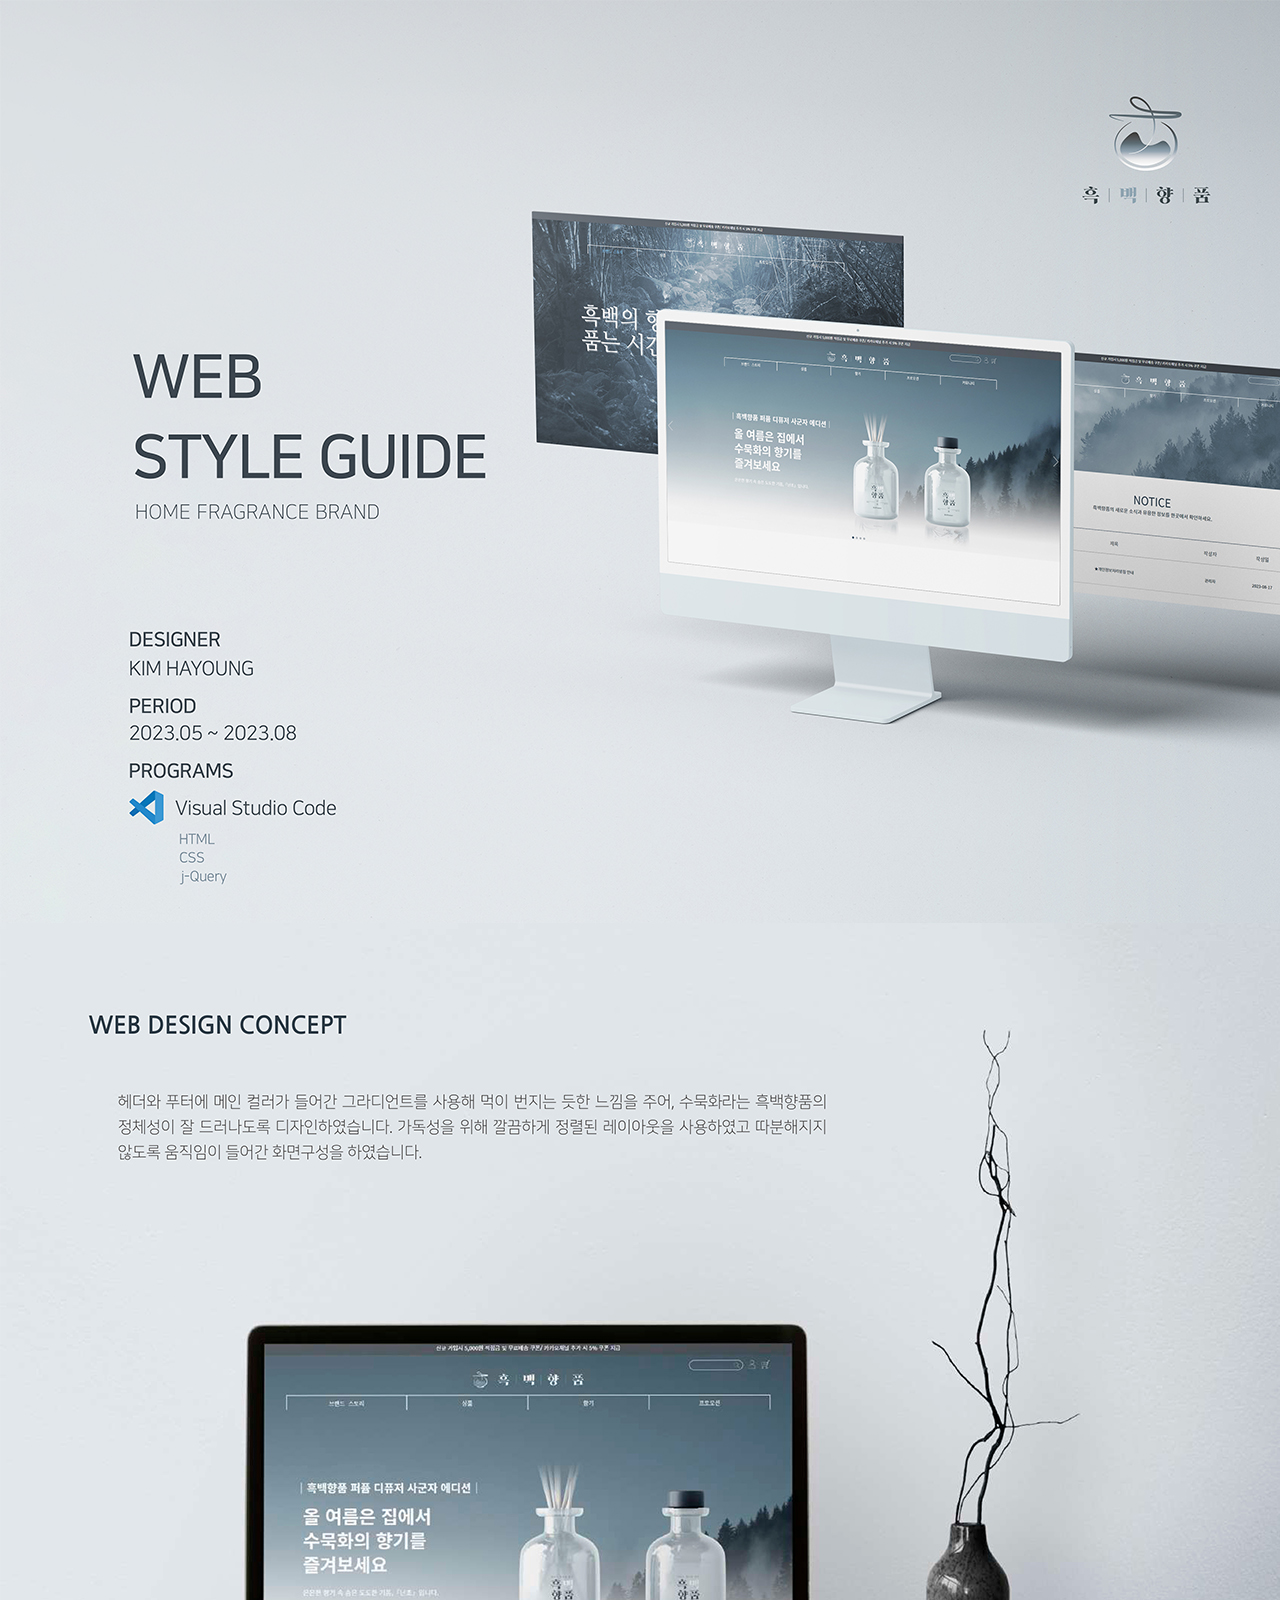
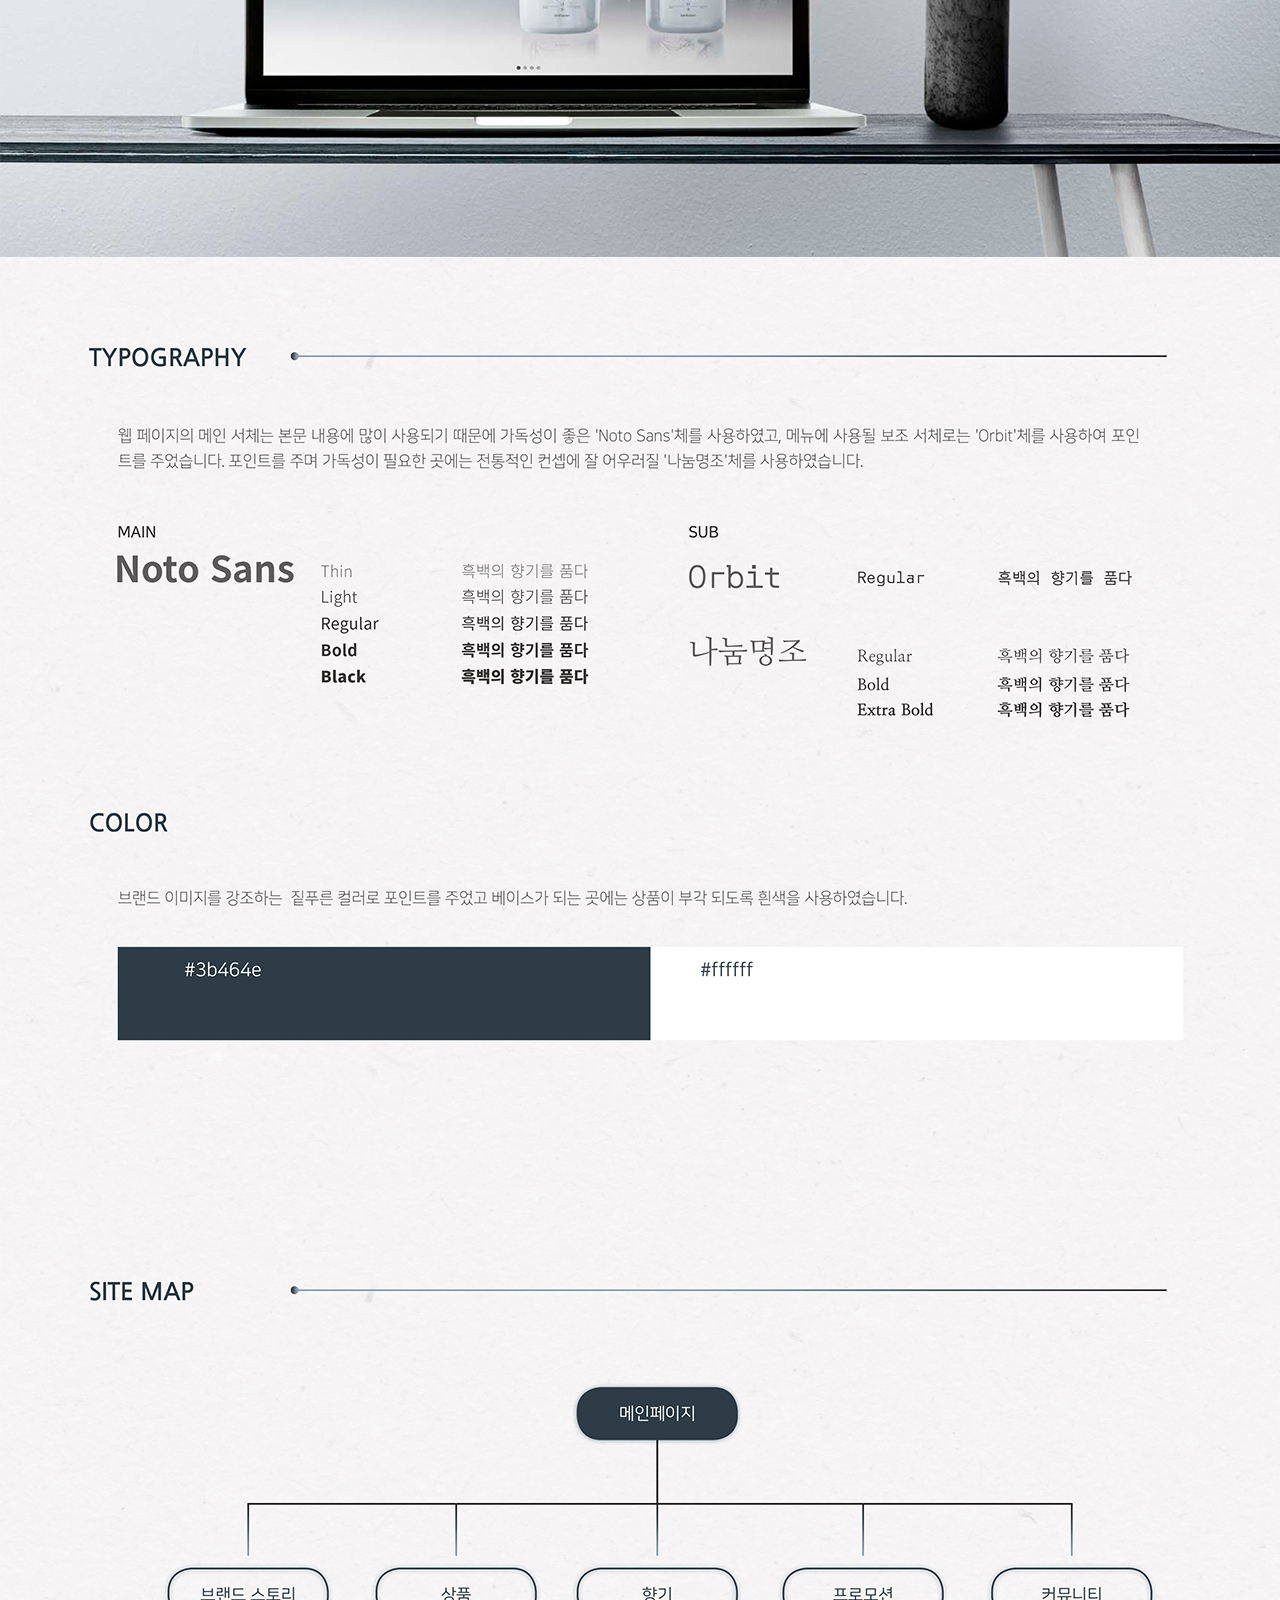
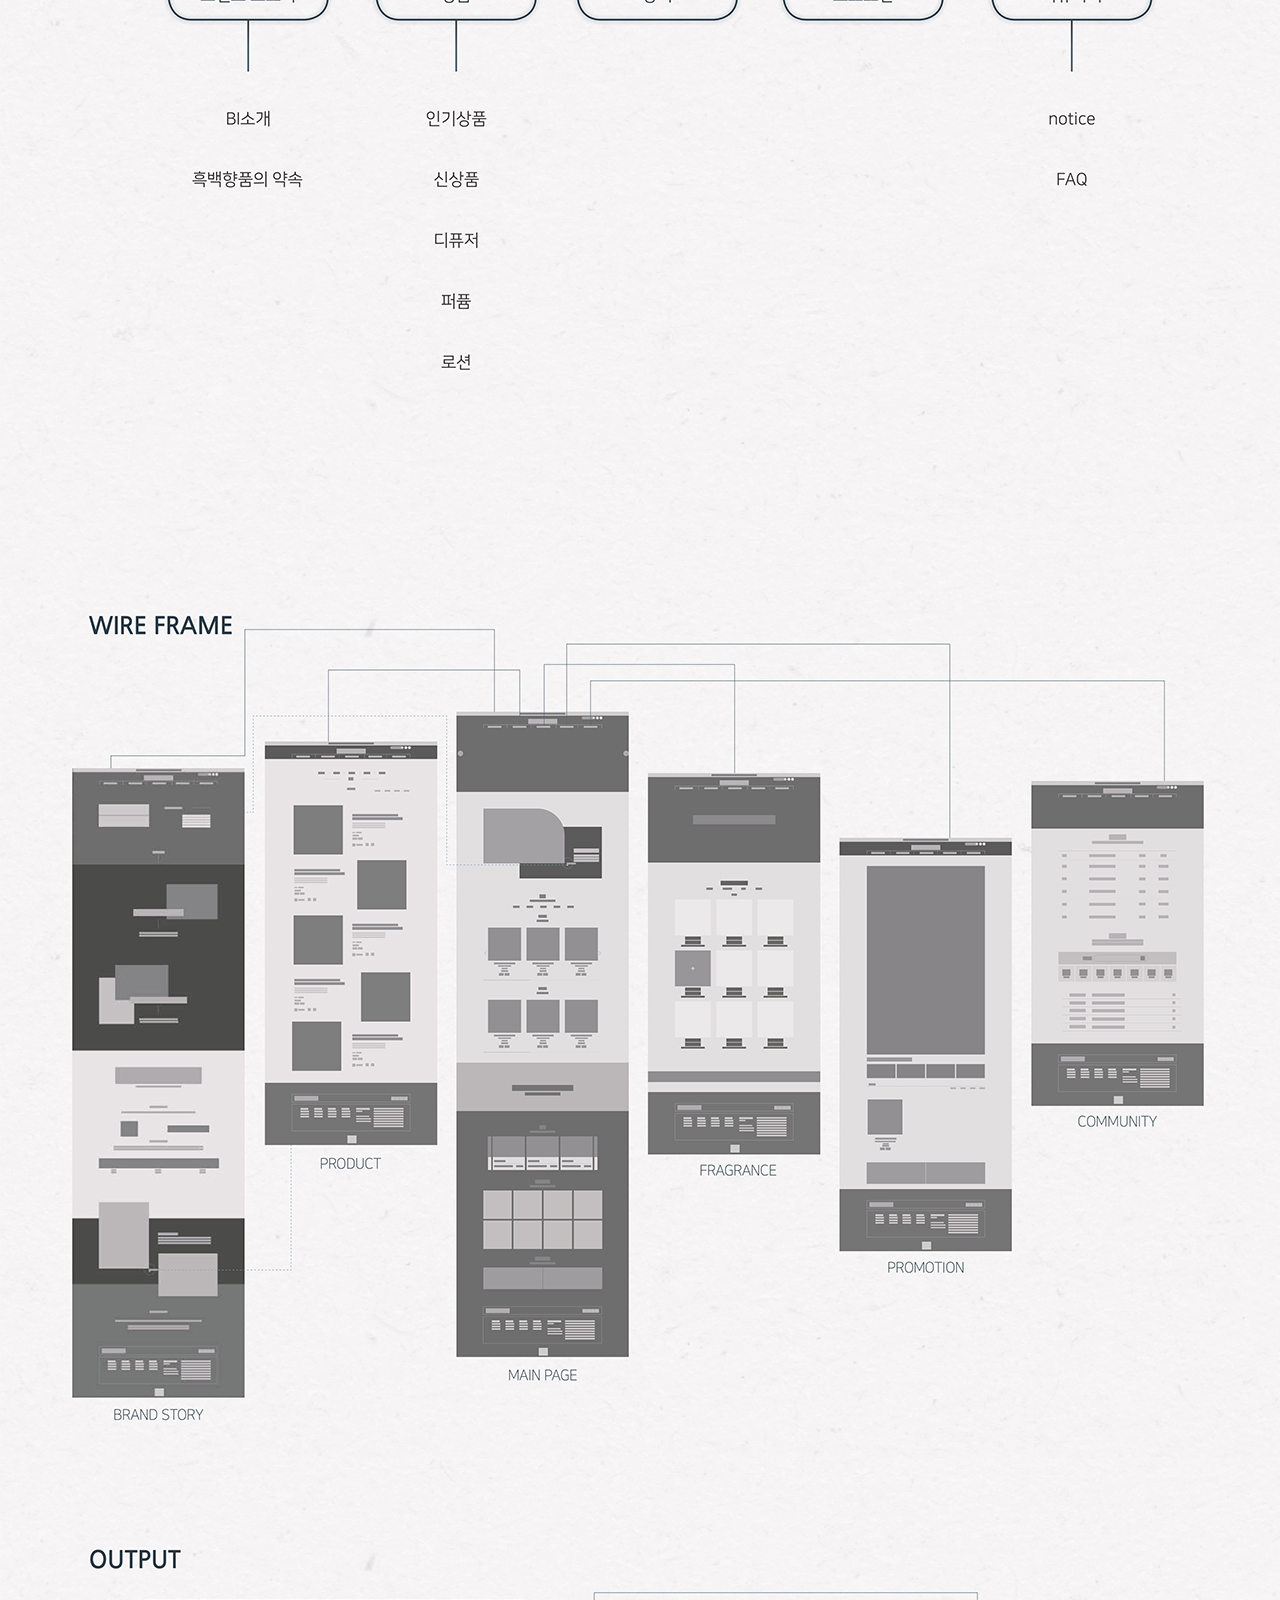
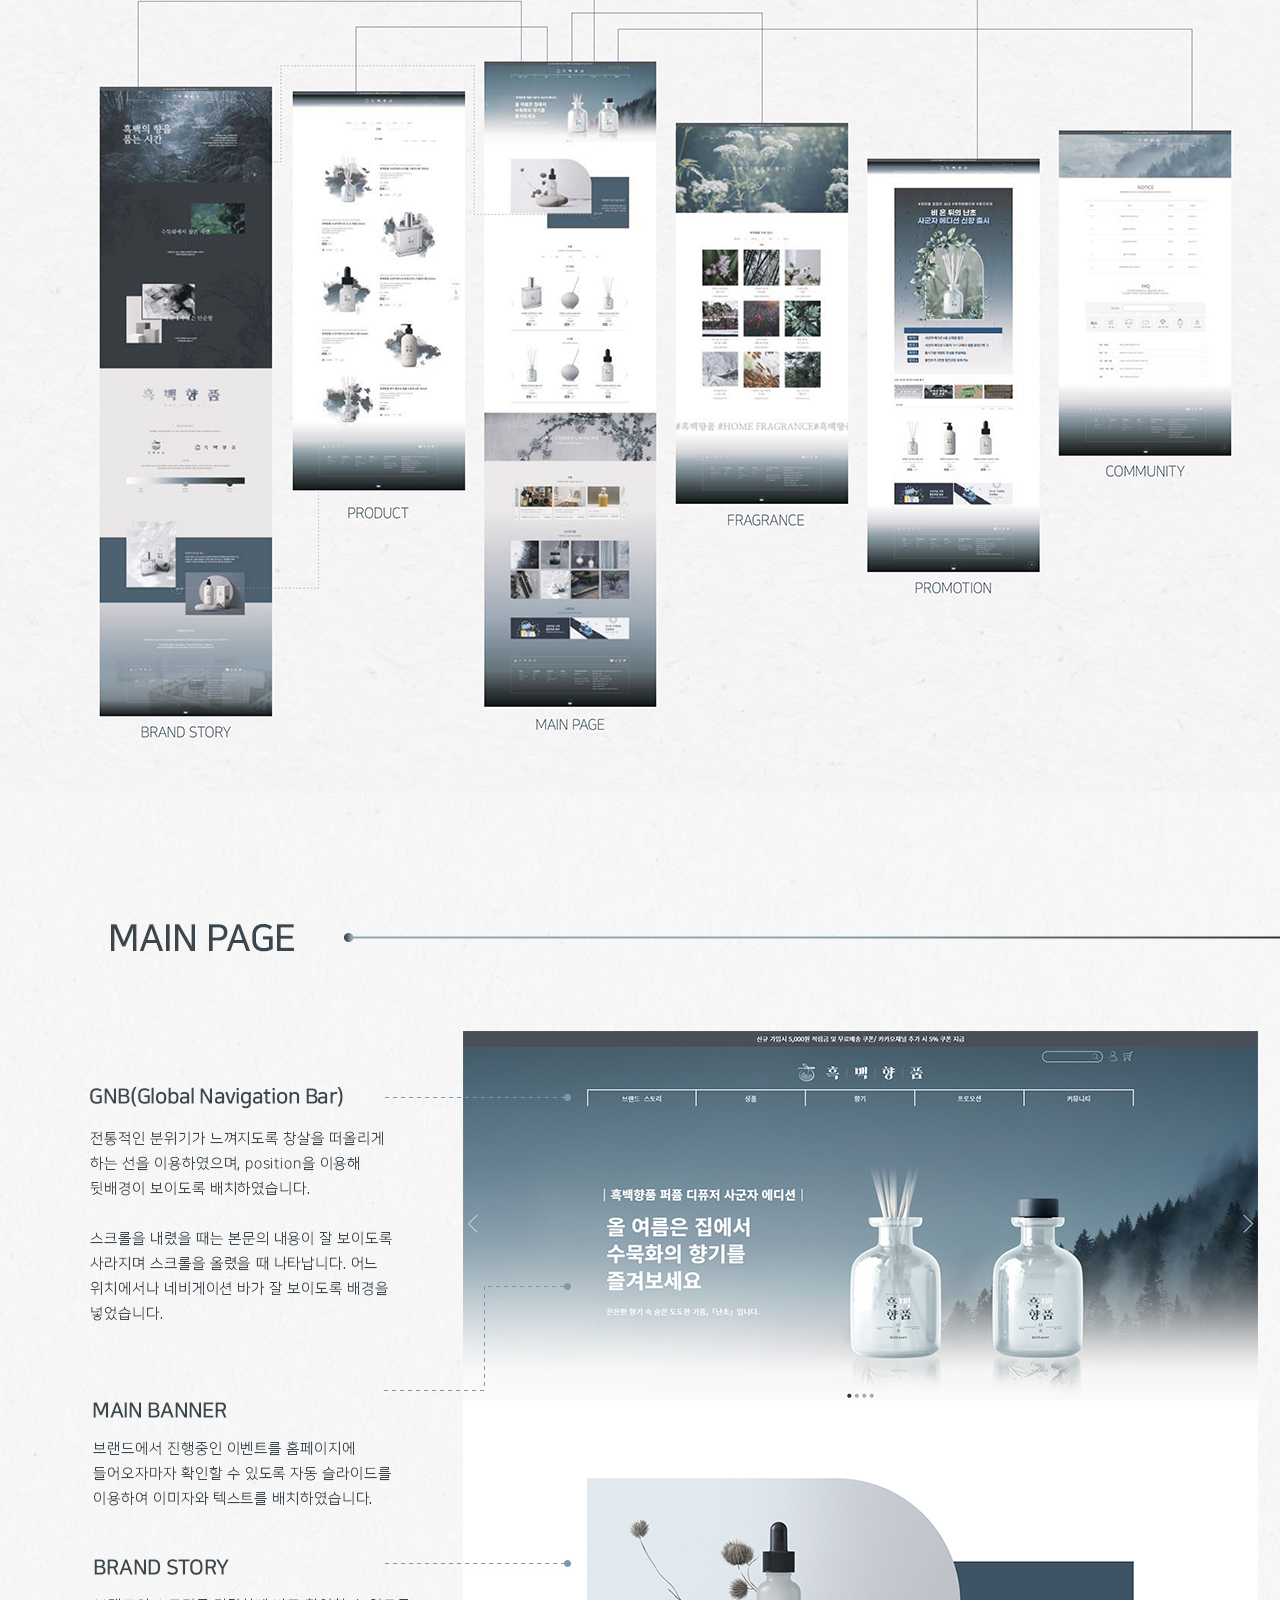
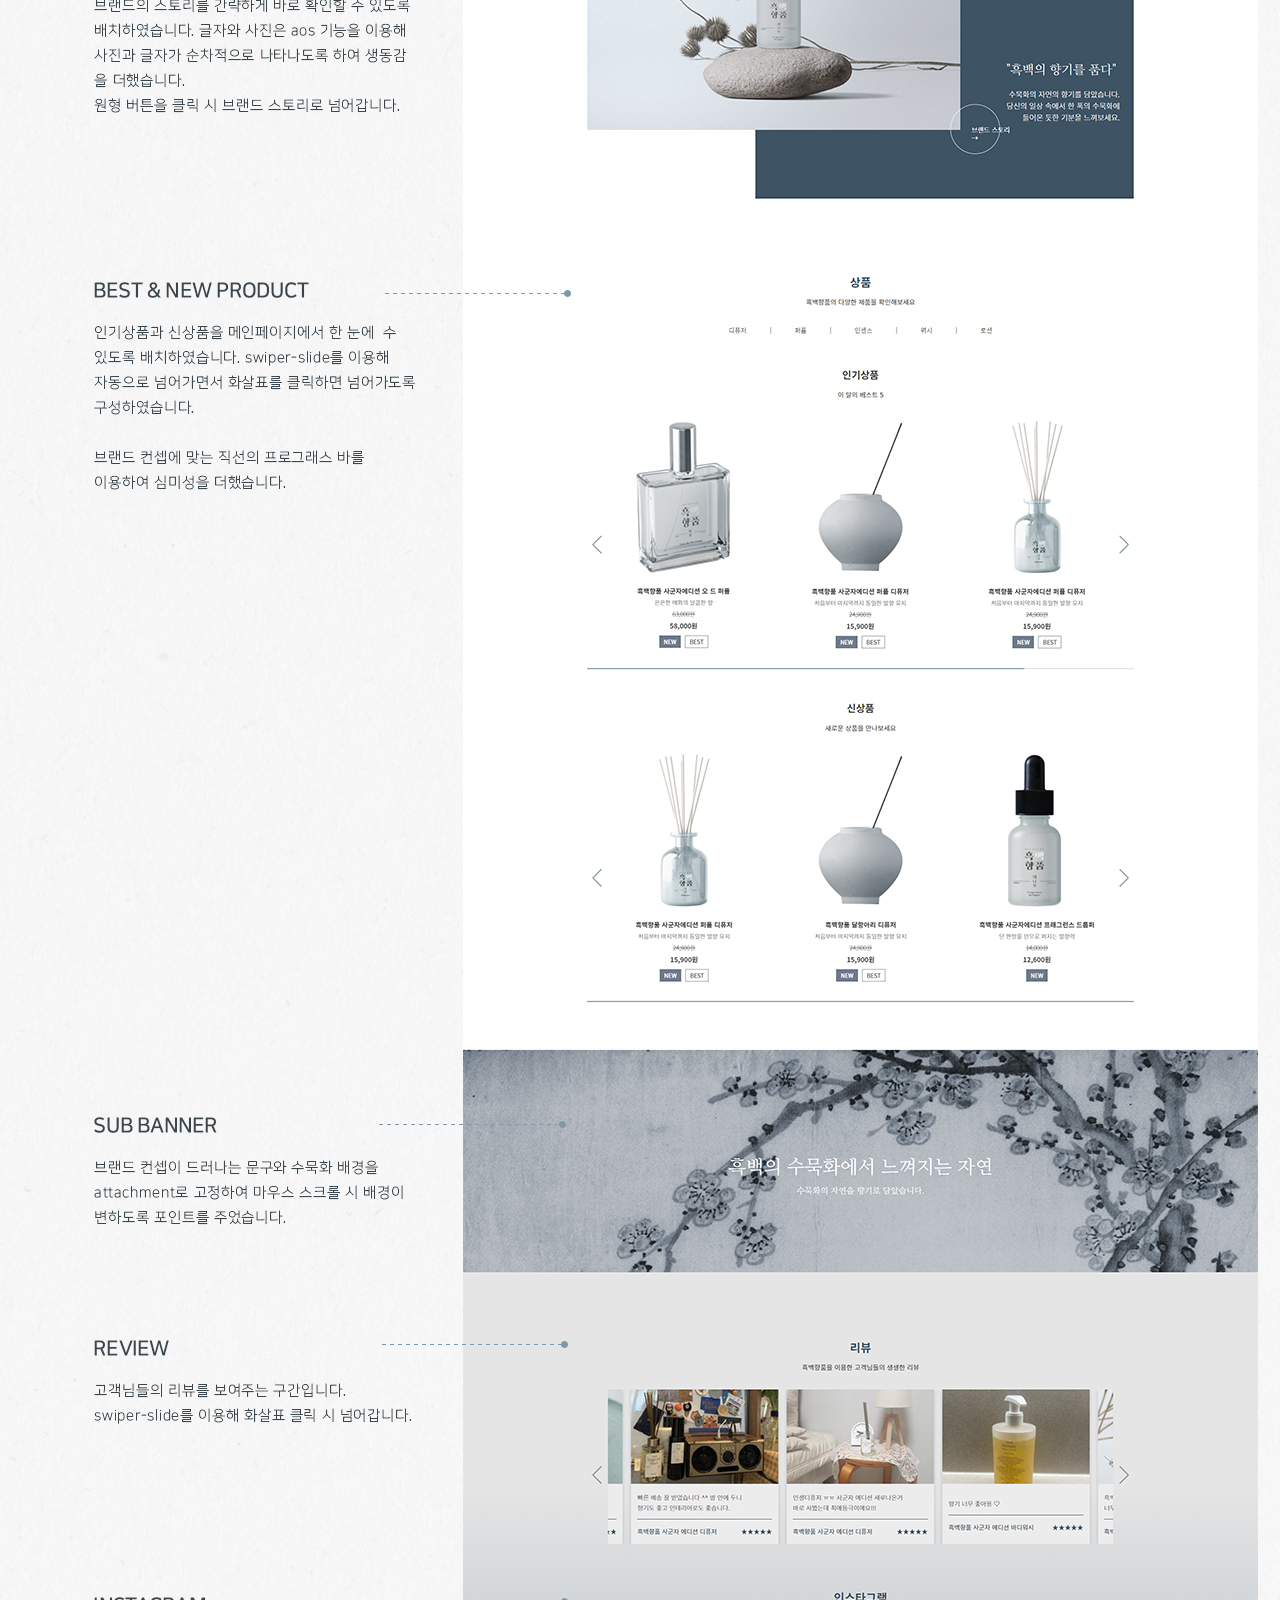
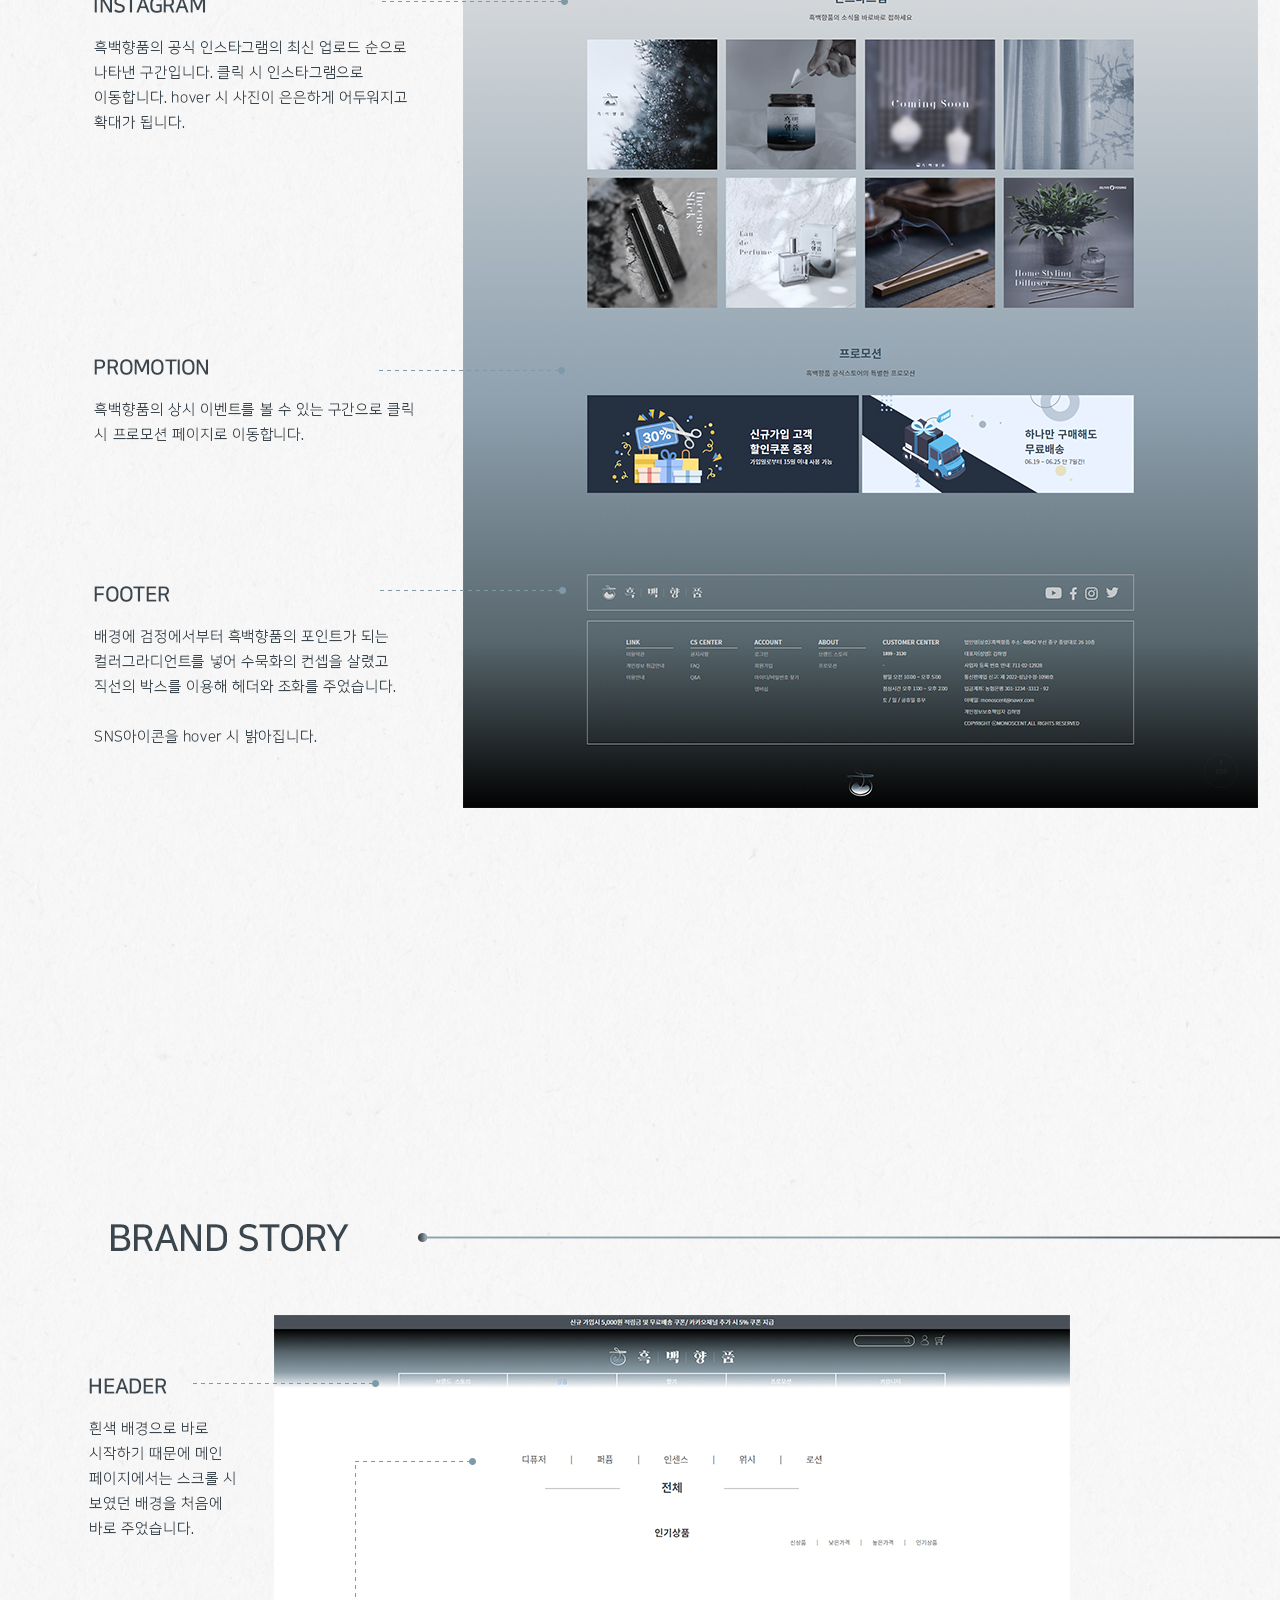
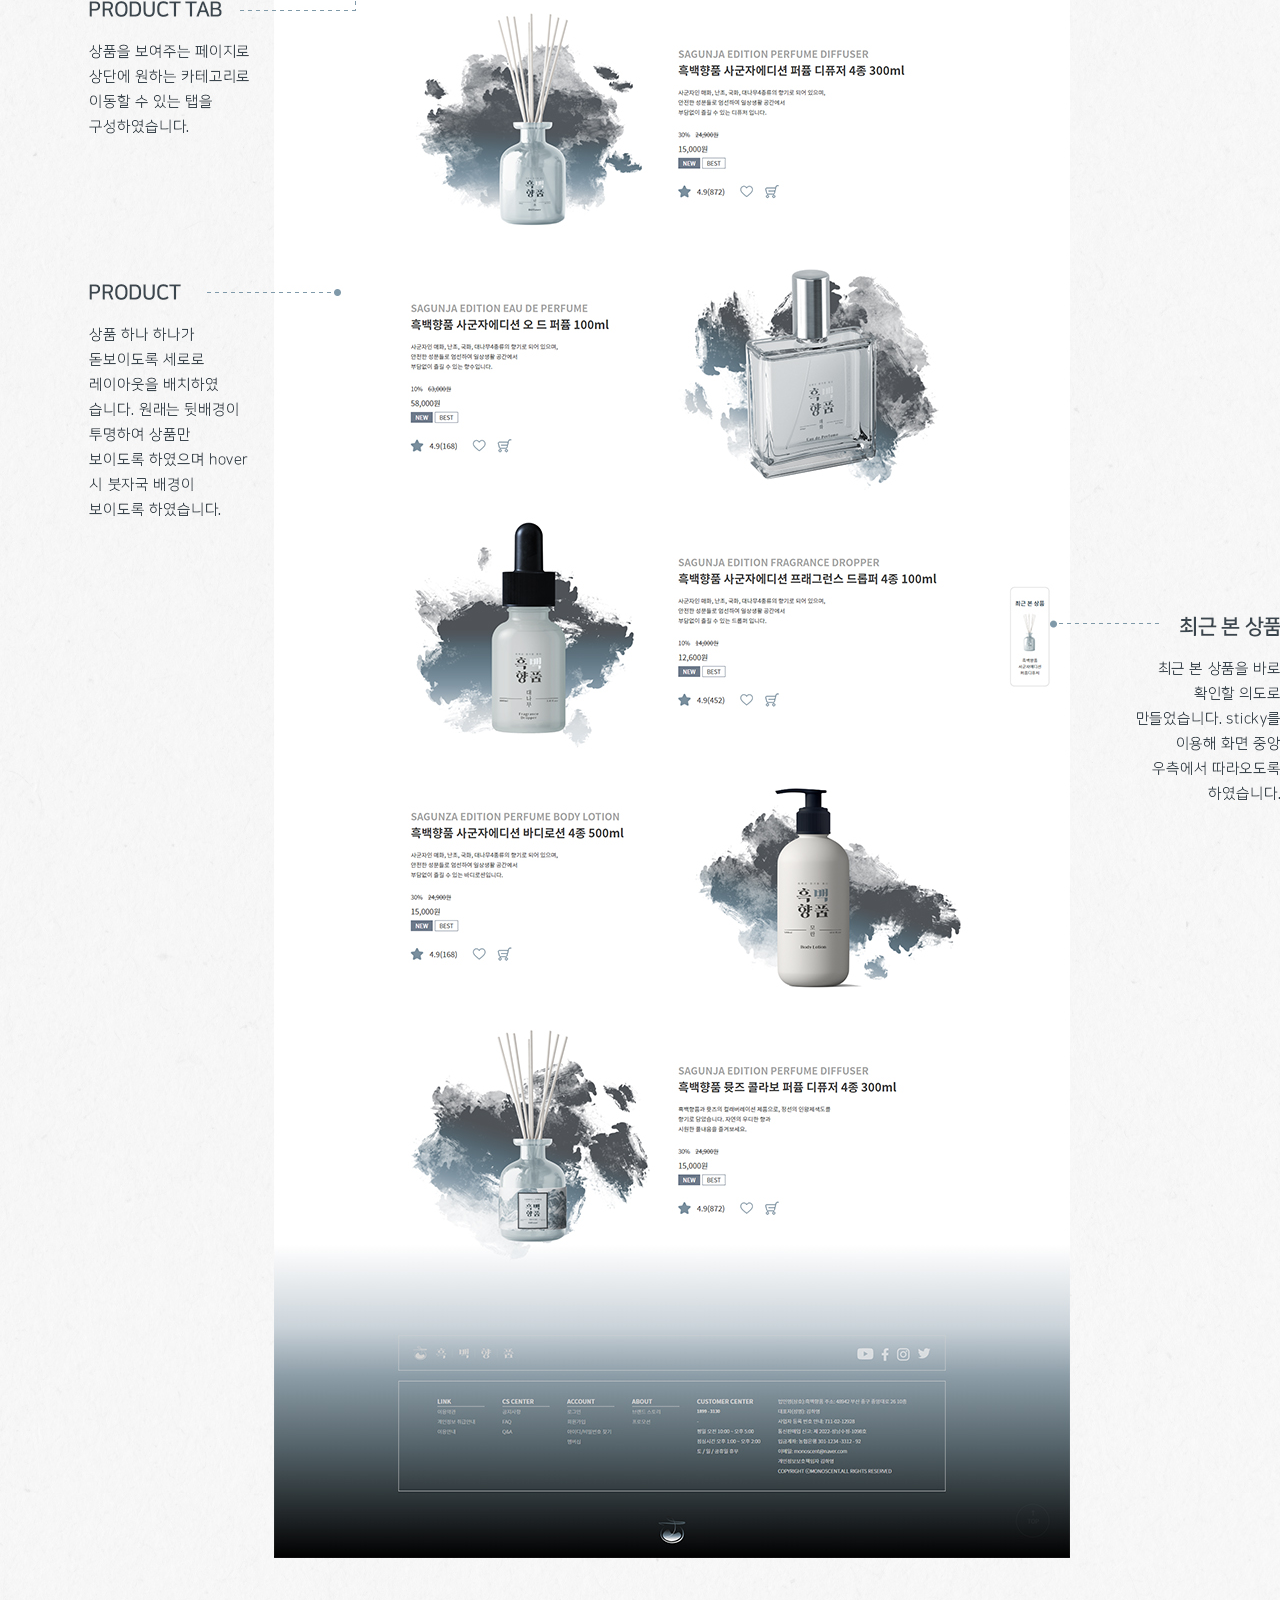
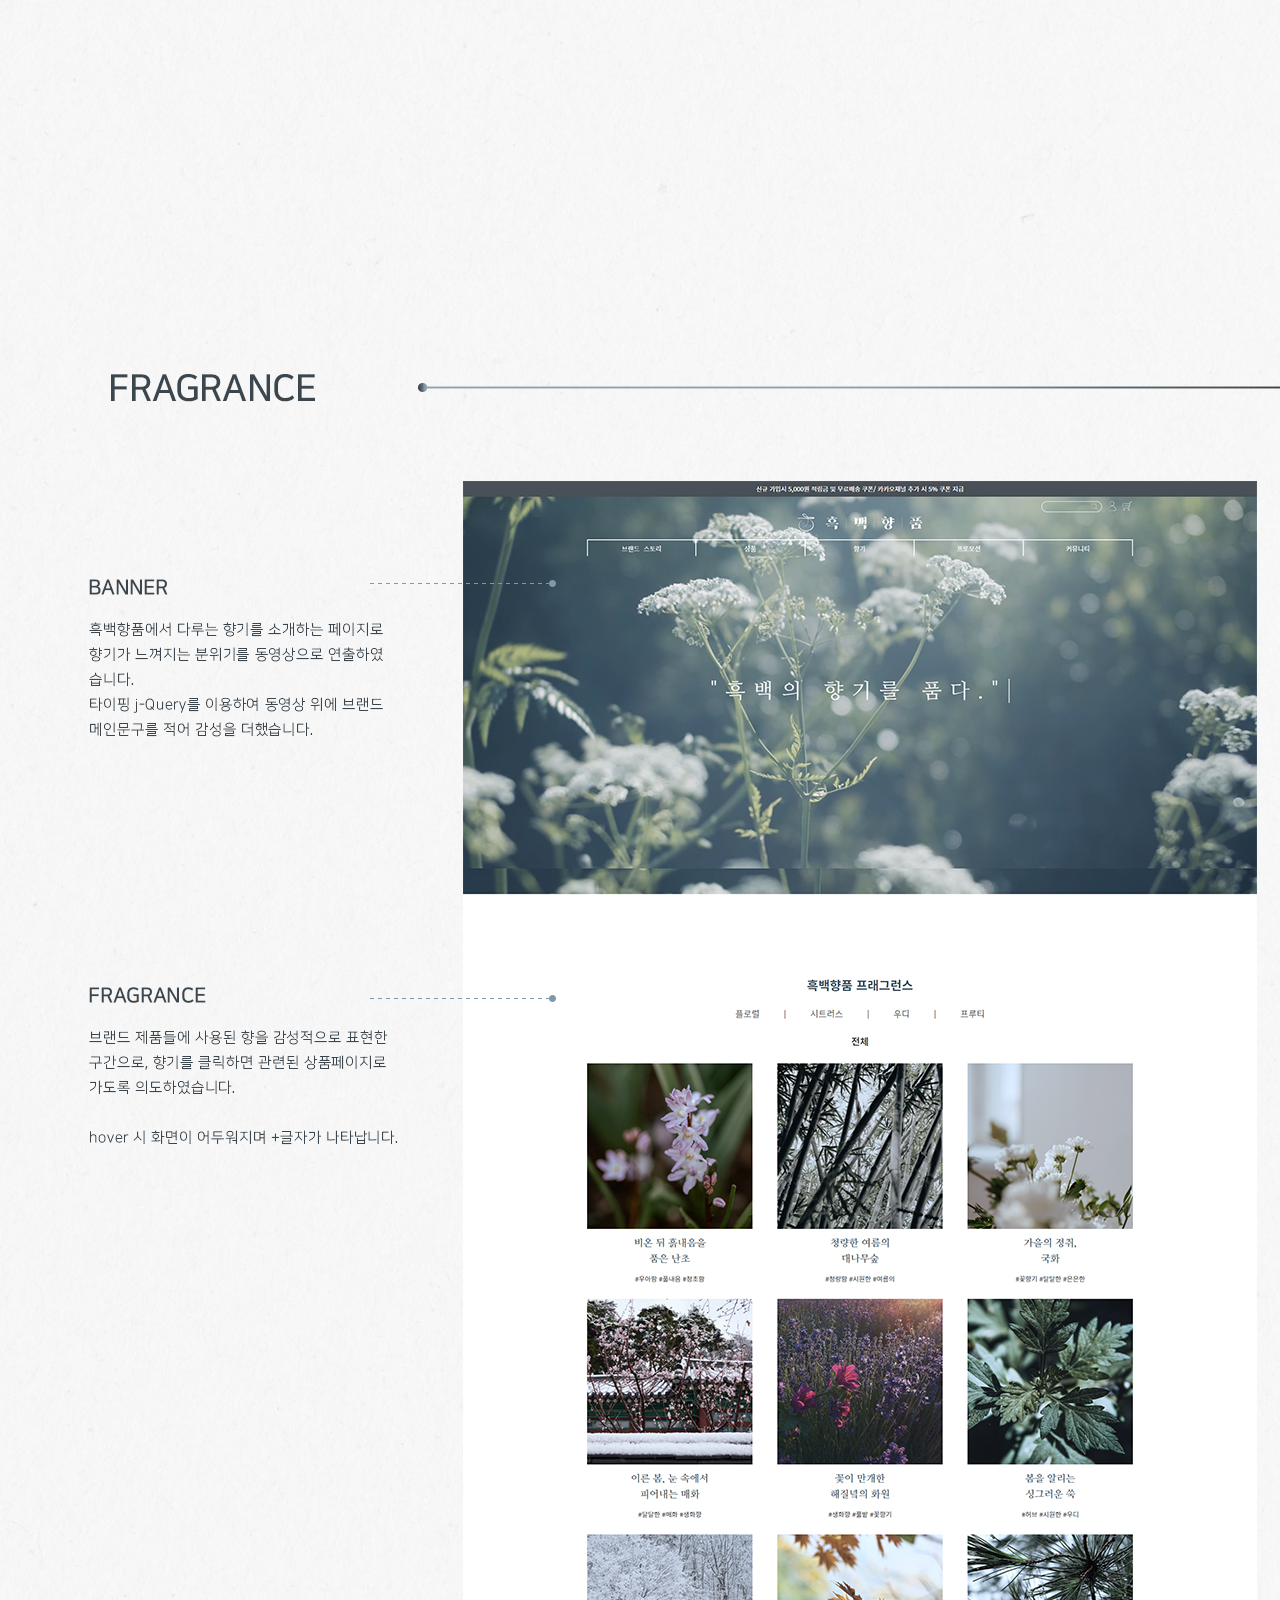
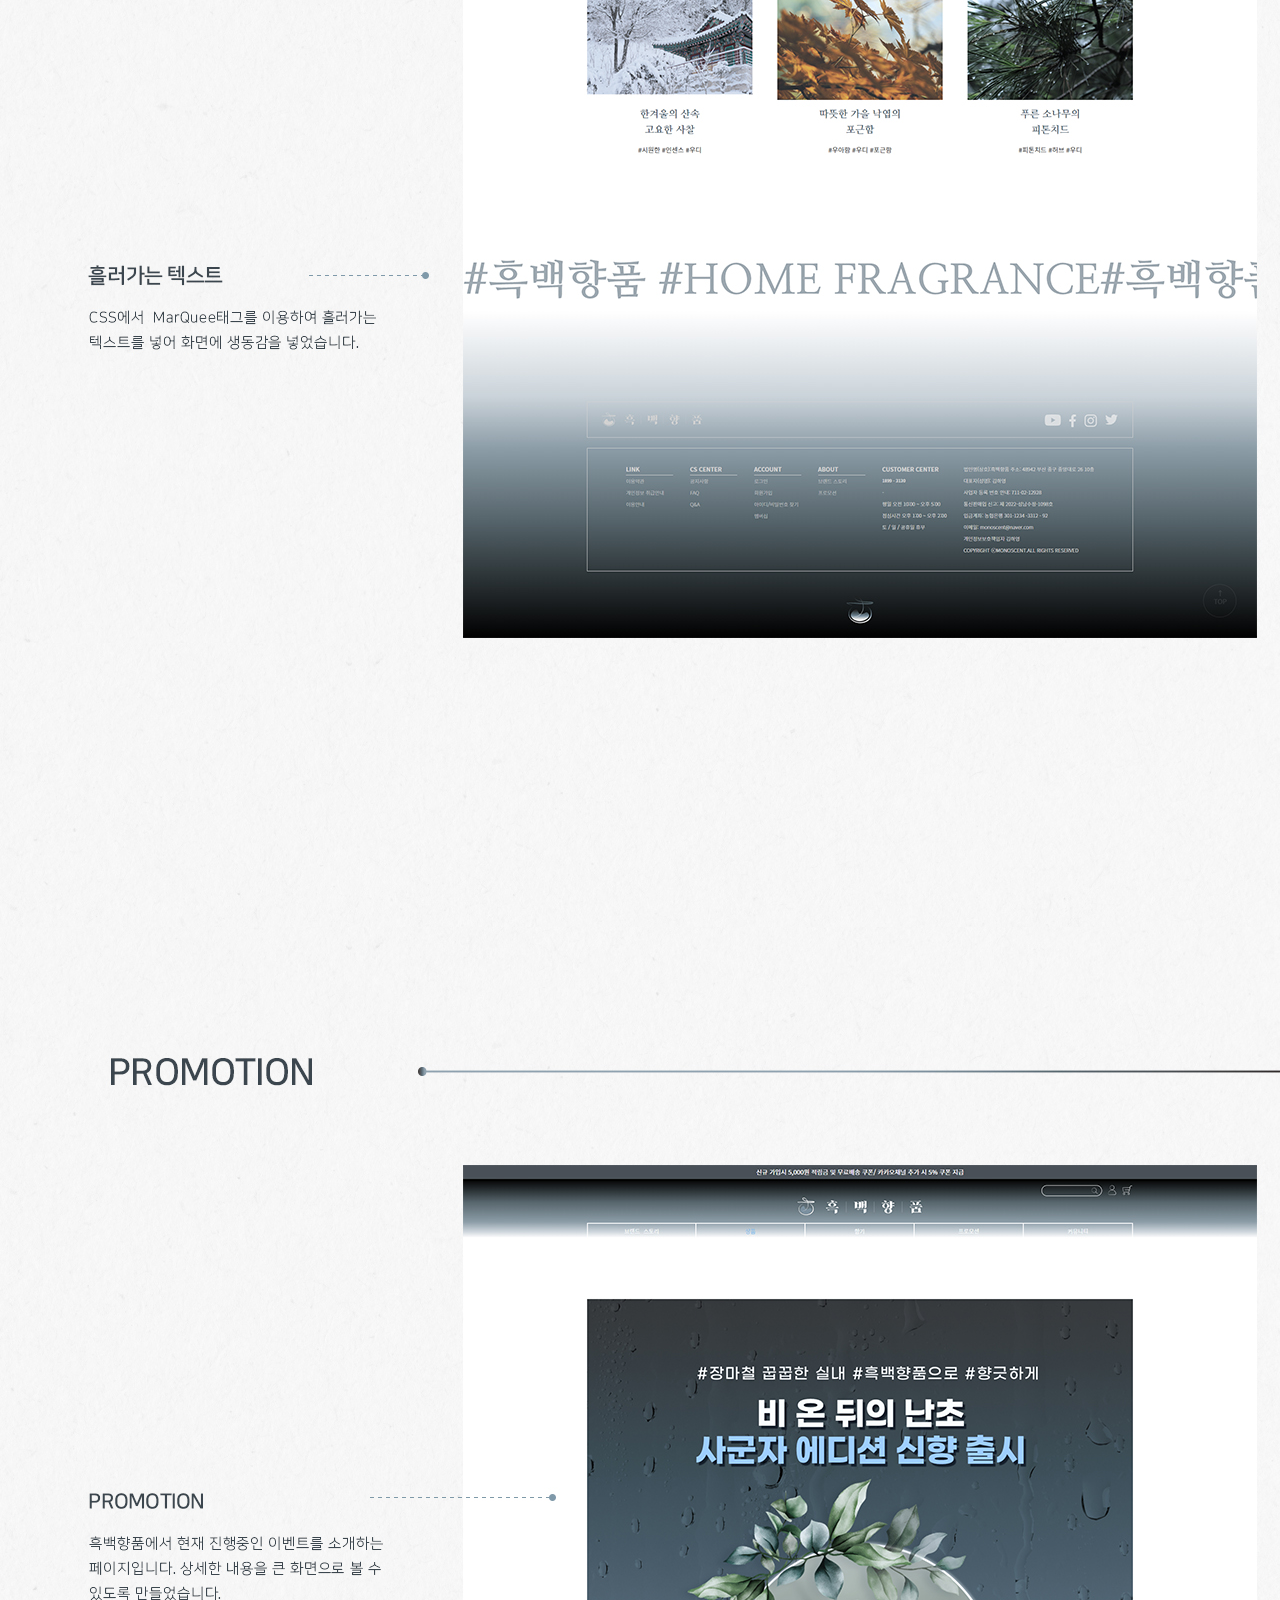
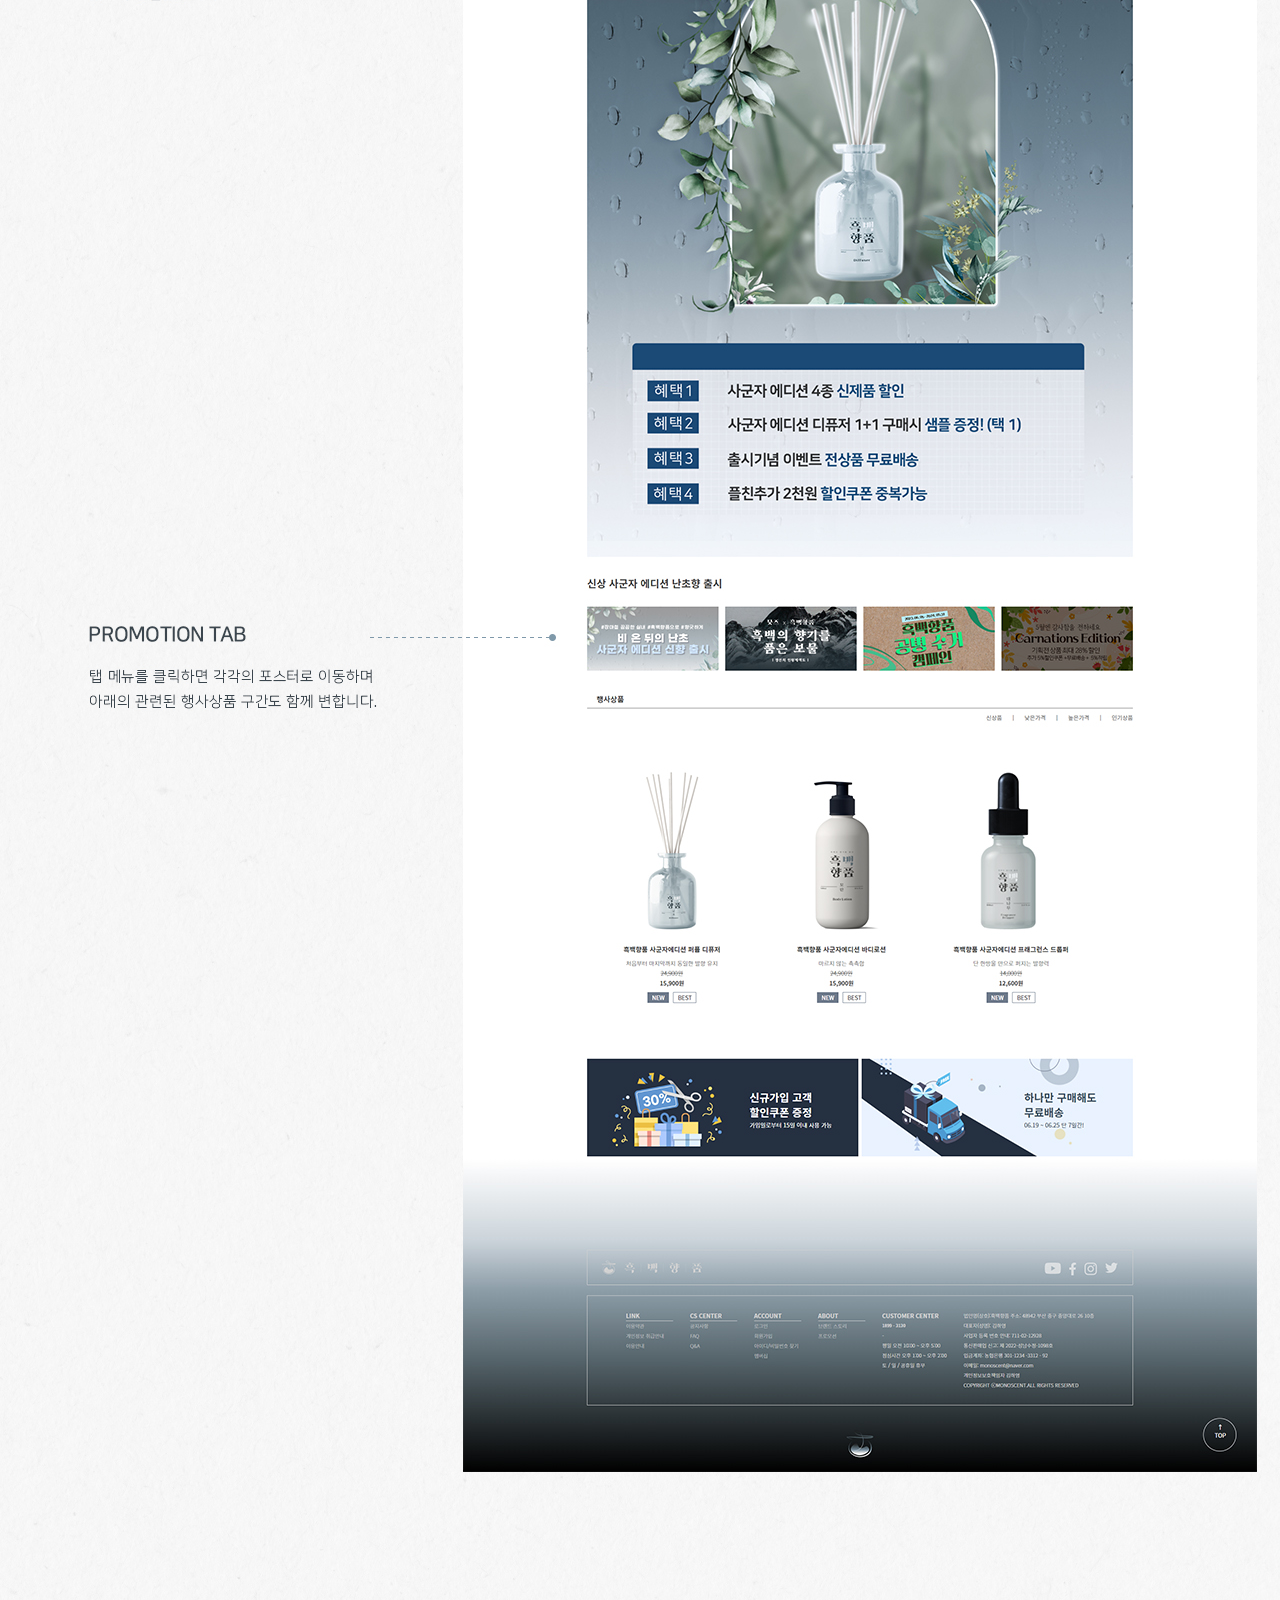
<file: webguide.html>
<!DOCTYPE html>
<html lang="ko">
<head>
    <meta charset="UTF-8">
    <meta name="viewport" content="width=device-width, initial-scale=1.0">
    <title>흑백향품 WEB 가이드</title>
  <!-- 파비콘 -->
  <link rel="shortcut icon" href="./images/smile-top.png">
    <style>
        * {
    margin: 0;
    padding: 0;
}
        body{
            min-width: 1320px;
            /* background: url(./images/bgimg.png)no-repeat;
            background-attachment: fixed;
            background-size: cover; */
        }
        .main{
            width: 1320px;
            margin: auto;
        }
        img{
            display: block;
        }
    </style>
</head>
<body>
    <div class="main">
        <img src="./images/blog/webuide1.jpg" alt="">
        <img src="./images/blog/WEBMAINPAGE GUIDE01.jpg" alt="">
        <img src="./images/blog/WEBPRODUCT03.jpg" alt="">
        <img src="./images/blog/WEBFRAGRANCE04.jpg" alt="">
        <img src="./images/blog/WEBPROMOTION05.jpg" alt="">
        <img src="./images/blog/WEBCOMMUNITY06.jpg" alt="">
    </div>
</body>
</html>
</file>
